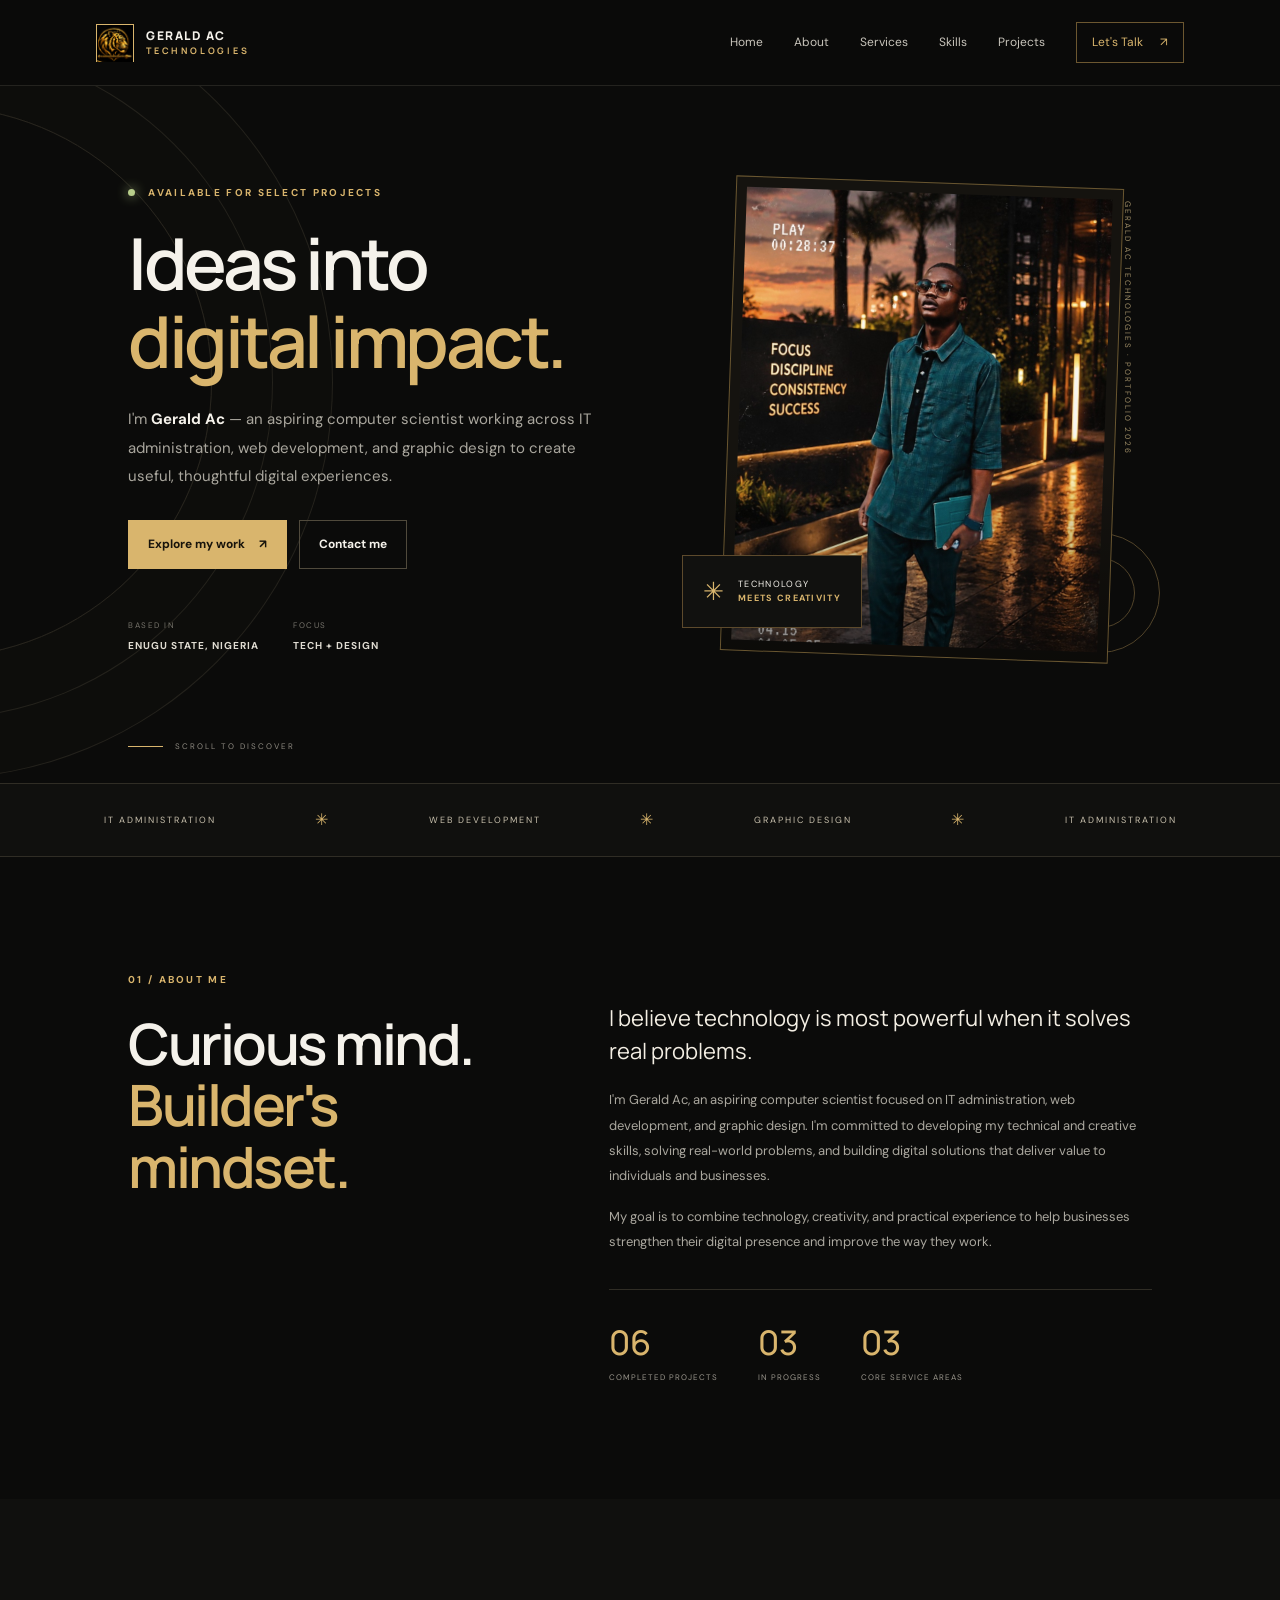
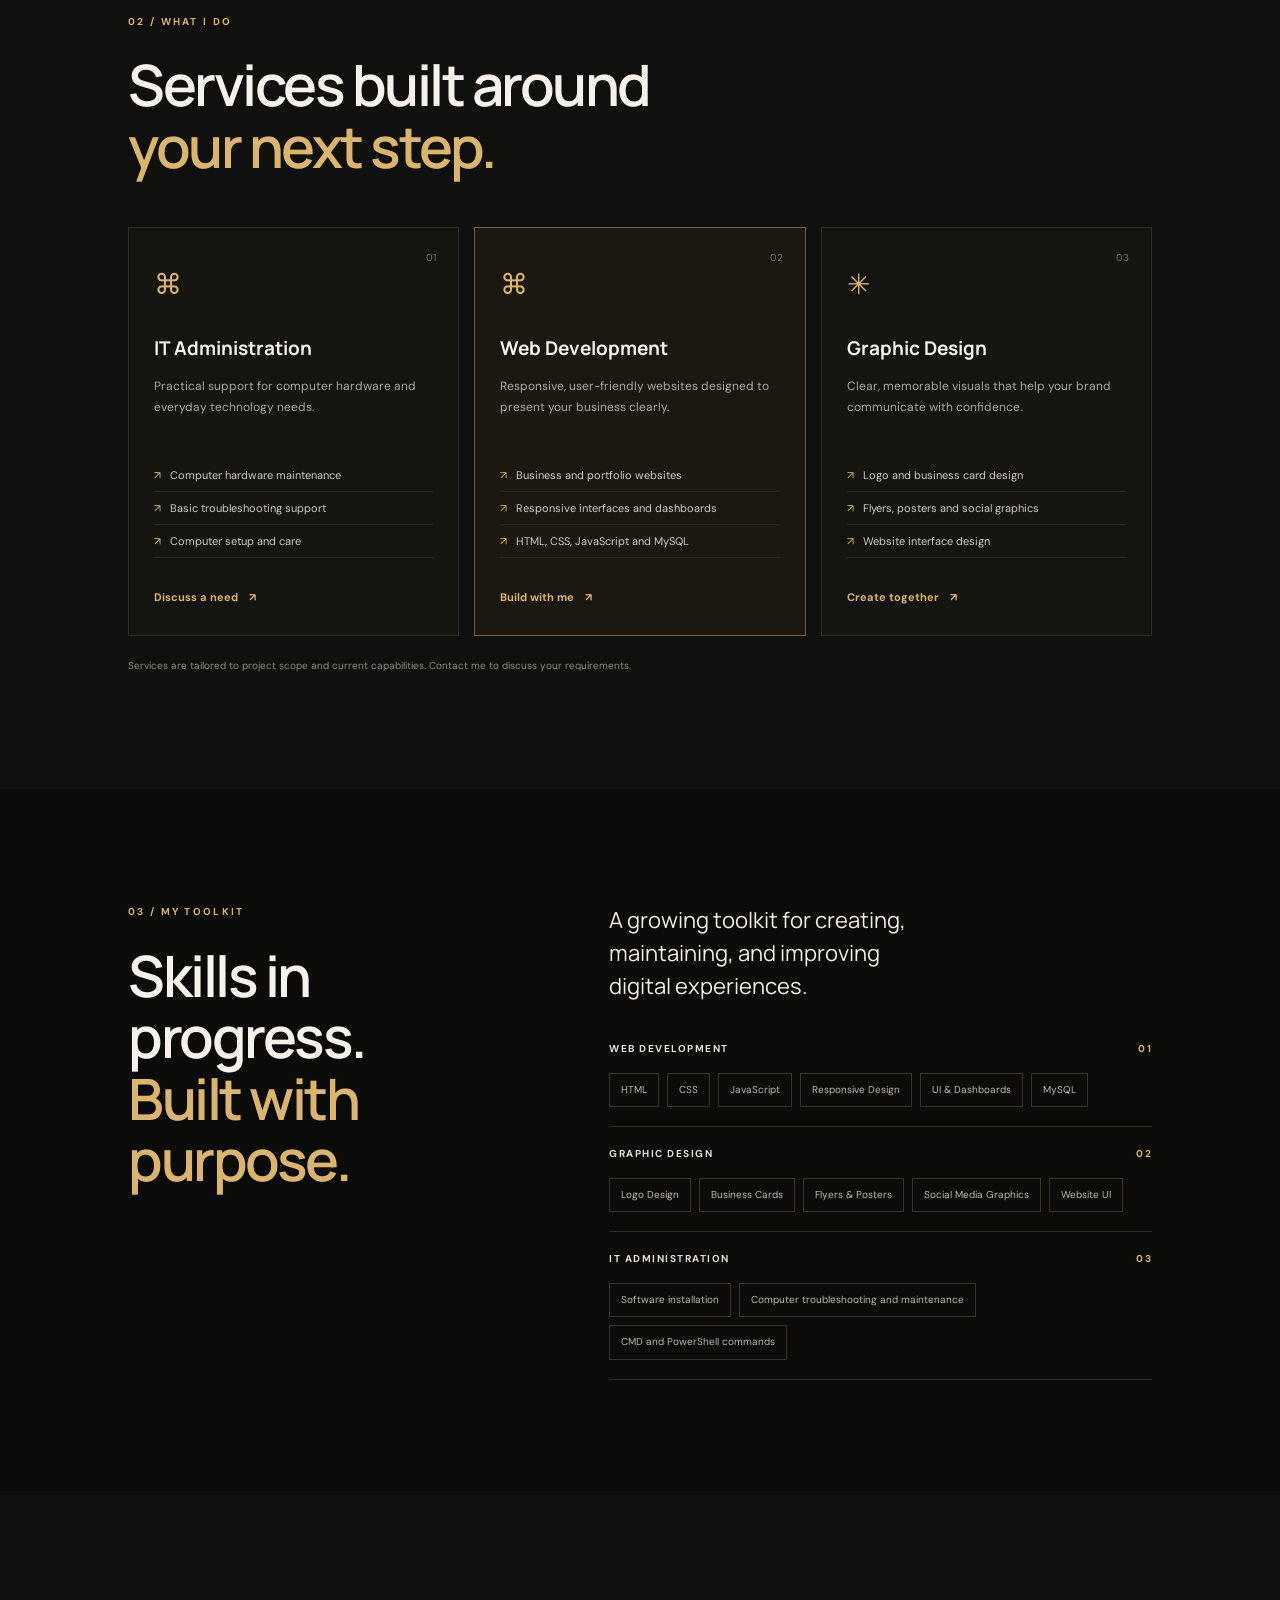
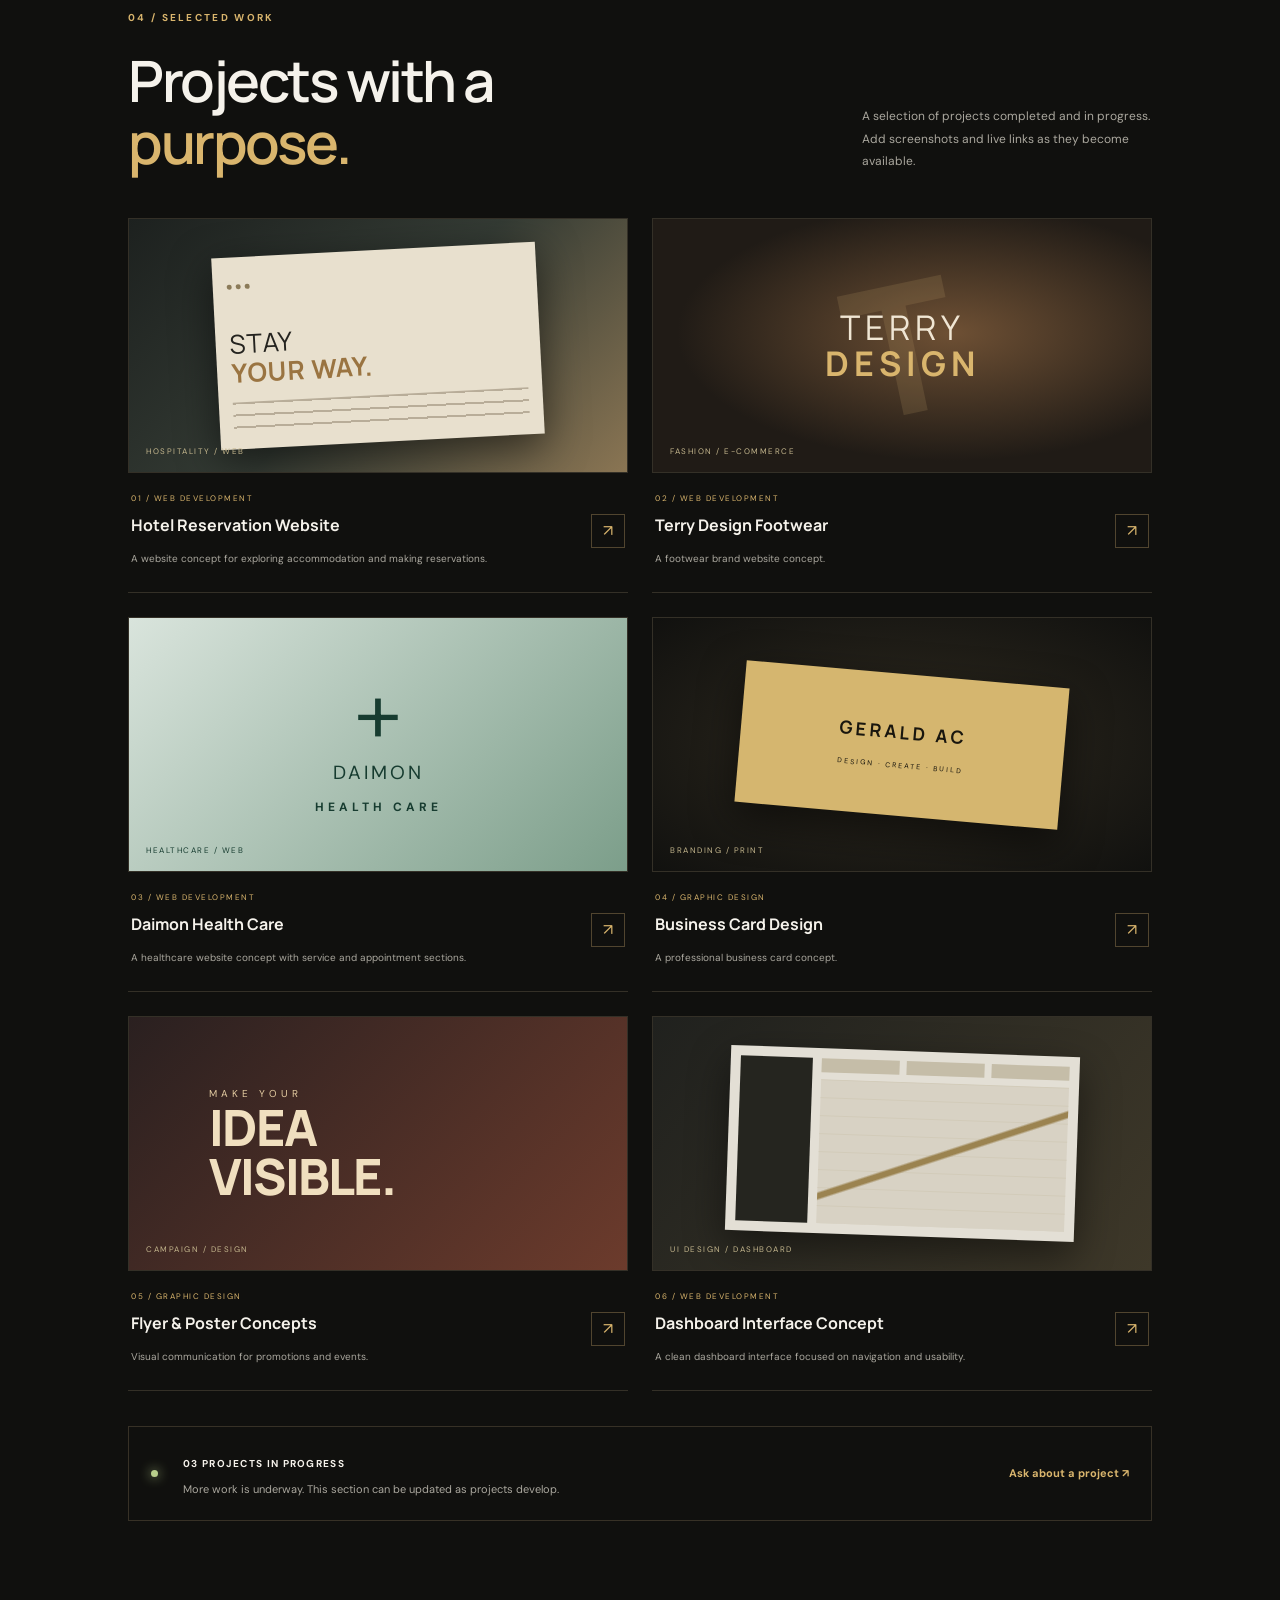
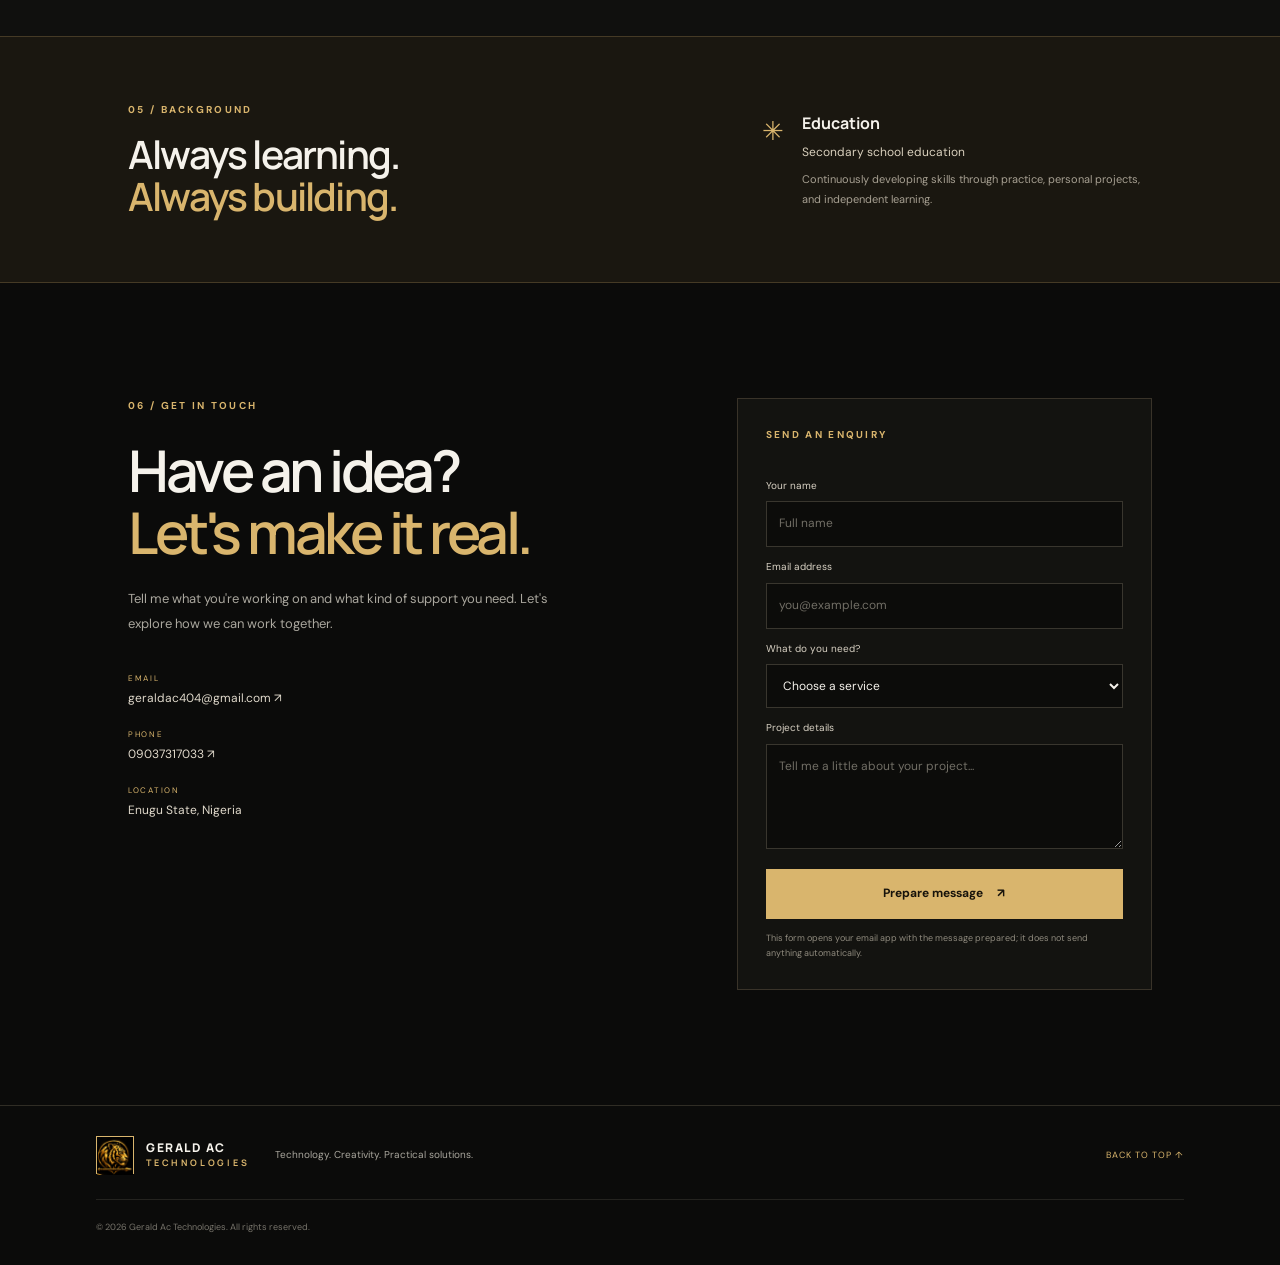
<file: index.html>
<!DOCTYPE html>
<html lang="en">
<head>
  <meta charset="UTF-8">
  <meta name="viewport" content="width=device-width, initial-scale=1.0">
  <meta name="description" content="Gerald Ac Technologies — IT Administration, web development, and graphic design services.">
  <title>Gerald Ac Technologies | Digital Solutions</title>
  <link rel="stylesheet" href="style.css">
</head>
<body>
  <header class="site-header">
    <a class="brand" href="#home" aria-label="Gerald Ac Technologies home"><span class="brand-mark"><img src="assets/file_00000000e36c8246ab70cf45e9da55ff.png" alt="" style="width: 100%;"><span></span></span><span>GERALD AC <b>TECHNOLOGIES</b></span></a>
    <button class="menu-toggle" id="menuToggle" aria-label="Toggle navigation" aria-expanded="false">☰</button>
    <nav id="mainNav" aria-label="Main navigation">
      <a href="#home">Home</a><a href="#about">About</a><a href="#services">Services</a><a href="#skills">Skills</a><a href="#projects">Projects</a><a href="#contact" class="nav-cta">Let's Talk <span>↗</span></a>
    </nav>
  </header>

  <main>
    <section class="hero section" id="home">
      <div class="hero-copy">
        <p class="eyebrow"><span class="status-dot"></span> AVAILABLE FOR SELECT PROJECTS</p>
        <h1>Ideas into<br><span>digital impact.</span></h1>
        <p class="hero-intro">I'm <strong>Gerald Ac</strong> — an aspiring computer scientist working across IT administration, web development, and graphic design to create useful, thoughtful digital experiences.</p>
        <div class="hero-actions">
          <a class="button button-gold" href="#projects">Explore my work <span>↗</span></a>
          <a class="button button-outline" href="#contact">Contact me</a>
        </div>
        <div class="hero-meta"><span>BASED IN <b>ENUGU STATE, NIGERIA</b></span><span>FOCUS <b>TECH + DESIGN</b></span></div>
      </div>
      <div class="hero-visual">
        <div class="portrait-frame"><img src="assets/profile.png" alt="Portrait of Gerald Ac"></div>
        <div class="portrait-tag"><span class="tag-icon">✳</span><span>TECHNOLOGY<br><b>MEETS CREATIVITY</b></span></div>
        <div class="vertical-label">GERALD AC TECHNOLOGIES · PORTFOLIO 2026</div>
        <div class="orbit orbit-one"></div><div class="orbit orbit-two"></div>
      </div>
      <a class="scroll-cue" href="#about"><span></span> SCROLL TO DISCOVER</a>
    </section>

    <section class="intro-strip"><span>IT ADMINISTRATION</span><i>✳</i><span>WEB DEVELOPMENT</span><i>✳</i><span>GRAPHIC DESIGN</span><i>✳</i><span>IT ADMINISTRATION</span></section>

    <section class="section about-section" id="about">
      <div class="section-heading"><p class="eyebrow">01 / ABOUT ME</p><h2>Curious mind.<br><span>Builder's mindset.</span></h2></div>
      <div class="about-content"><p class="lead">I believe technology is most powerful when it solves real problems.</p><p>I'm Gerald Ac, an aspiring computer scientist focused on IT administration, web development, and graphic design. I'm committed to developing my technical and creative skills, solving real-world problems, and building digital solutions that deliver value to individuals and businesses.</p><p>My goal is to combine technology, creativity, and practical experience to help businesses strengthen their digital presence and improve the way they work.</p><div class="about-stats"><div><strong>06</strong><span>COMPLETED PROJECTS</span></div><div><strong>03</strong><span>IN PROGRESS</span></div><div><strong>03</strong><span>CORE SERVICE AREAS</span></div></div></div>
    </section>

    <section class="section services-section" id="services">
      <div class="section-heading"><p class="eyebrow">02 / WHAT I DO</p><h2>Services built around<br><span>your next step.</span></h2></div>
      <div class="service-grid">
        <article class="service-card">
          <div class="service-number">01</div><div class="service-icon">⌘</div><h3>IT Administration</h3><p>Practical support for computer hardware and everyday technology needs.</p><ul><li>Computer hardware maintenance</li><li>Basic troubleshooting support</li><li>Computer setup and care</li></ul><a href="#contact" class="text-link">Discuss a need <span>↗</span></a></article>
        <article class="service-card featured"><div class="service-number">02</div><div class="service-icon">⌘</div><h3>Web Development</h3><p>Responsive, user-friendly websites designed to present your business clearly.</p><ul><li>Business and portfolio websites</li><li>Responsive interfaces and dashboards</li><li>HTML, CSS, JavaScript and MySQL</li></ul><a href="#contact" class="text-link">Build with me <span>↗</span></a></article>
        <article class="service-card"><div class="service-number">03</div><div class="service-icon">✳</div><h3>Graphic Design</h3><p>Clear, memorable visuals that help your brand communicate with confidence.</p><ul><li>Logo and business card design</li><li>Flyers, posters and social graphics</li><li>Website interface design</li></ul><a href="#contact" class="text-link">Create together <span>↗</span></a></article>
      </div>
      <p class="note">Services are tailored to project scope and current capabilities. Contact me to discuss your requirements.</p>
    </section>

    <section class="section skills-section" id="skills">
      <div class="section-heading"><p class="eyebrow">03 / MY TOOLKIT</p><h2>Skills in progress.<br><span>Built with purpose.</span></h2></div>
      <div class="skills-layout"><p class="lead">A growing toolkit for creating, maintaining, and improving digital experiences.</p><div class="skill-groups"><div class="skill-group"><h3>WEB DEVELOPMENT <span>01</span></h3><div class="skill-tags"><span>HTML</span><span>CSS</span><span>JavaScript</span><span>Responsive Design</span><span>UI & Dashboards</span><span>MySQL</span></div></div><div class="skill-group"><h3>GRAPHIC DESIGN <span>02</span></h3><div class="skill-tags"><span>Logo Design</span><span>Business Cards</span><span>Flyers & Posters</span><span>Social Media Graphics</span><span>Website UI</span></div></div><div class="skill-group"><h3>IT ADMINISTRATION <span>03</span></h3><div class="skill-tags"><span>Software installation</span><span>Computer troubleshooting and maintenance</span><span>CMD and PowerShell commands</span></div></div></div></div>
    </section>

    <section class="section projects-section" id="projects">
      <div class="section-heading project-heading"><div><p class="eyebrow">04 / SELECTED WORK</p><h2>Projects with a<br><span>purpose.</span></h2></div><p class="project-subtitle">A selection of projects completed and in progress. Add screenshots and live links as they become available.</p></div>
      <div class="project-grid">
        <article class="project-card project-wide">
          <div class="project-art art-hotel">
            <div class="mock-window"><span></span><span></span><span></span>
              <div class="mock-hotel">STAY<br><b>YOUR WAY.</b></div>
              <div class="mock-lines"></div>
            </div>
              <span class="art-label">HOSPITALITY / WEB</span></div><div class="project-info"><div><p>01 / WEB DEVELOPMENT</p><h3>Hotel Reservation Website</h3><span>A website concept for exploring accommodation and making reservations.</span></div><span class="project-arrow">↗</span>
          </div>
        </article>
        <article class="project-card"><div class="project-art art-footwear">
          <div class="shoe-shape">T</div>
          <span class="art-label">FASHION / E-COMMERCE</span>
          <div class="footwear-title">TERRY<br><b>DESIGN</b></div></div>
          <div class="project-info">
            <div><p>02 / WEB DEVELOPMENT</p><h3>Terry Design Footwear</h3><span>A footwear brand website concept.</span></div>
            <a href="terry_design_full_storefront/index.html" class="project-arrow">↗</a>
          </div>
      </article>
        <article class="project-card"><div class="project-art art-health"><div class="health-cross">+</div><span class="health-name">DAIMON<br><b>HEALTH CARE</b></span><span class="art-label">HEALTHCARE / WEB</span></div><div class="project-info"><div><p>03 / WEB DEVELOPMENT</p><h3>Daimon Health Care</h3><span>A healthcare website concept with service and appointment sections.</span></div><a href="Daimod H/index.html" class="project-arrow">↗</a></div></article>
        <article class="project-card"><div class="project-art art-business"><div class="mini-card"><b>GERALD AC</b><span>DESIGN · CREATE · BUILD</span></div><span class="art-label">BRANDING / PRINT</span></div><div class="project-info"><div><p>04 / GRAPHIC DESIGN</p><h3>Business Card Design</h3><span>A professional business card concept.</span></div><span class="project-arrow">↗</span></div></article>
        <article class="project-card"><div class="project-art art-poster"><span class="poster-small">MAKE YOUR</span><span class="poster-big">IDEA<br>VISIBLE.</span><span class="art-label">CAMPAIGN / DESIGN</span></div><div class="project-info"><div><p>05 / GRAPHIC DESIGN</p><h3>Flyer & Poster Concepts</h3><span>Visual communication for promotions and events.</span></div><span class="project-arrow">↗</span></div></article>
        <article class="project-card project-wide"><div class="project-art art-dashboard"><div class="dash-ui"><div class="dash-sidebar"></div><div class="dash-content"><span></span><span></span><span></span><div class="dash-chart"></div></div></div><span class="art-label">UI DESIGN / DASHBOARD</span></div><div class="project-info"><div><p>06 / WEB DEVELOPMENT</p><h3>Dashboard Interface Concept</h3><span>A clean dashboard interface focused on navigation and usability.</span></div><span class="project-arrow">↗</span></div></article>
      </div>
      <div class="ongoing-banner"><span class="status-dot"></span><div><b>03 PROJECTS IN PROGRESS</b><p>More work is underway. This section can be updated as projects develop.</p></div><a href="#contact" class="text-link">Ask about a project ↗</a></div>
    </section>

    <section class="education-strip"><div><p class="eyebrow">05 / BACKGROUND</p><h2>Always learning.<br><span>Always building.</span></h2></div><div class="education-detail"><span class="education-icon">✳</span><div><h3>Education</h3><p>Secondary school education</p><p class="muted">Continuously developing skills through practice, personal projects, and independent learning.</p></div></div></section>

    <section class="section contact-section" id="contact">
      <div class="contact-copy"><p class="eyebrow">06 / GET IN TOUCH</p><h2>Have an idea?<br><span>Let's make it real.</span></h2><p>Tell me what you're working on and what kind of support you need. Let's explore how we can work together.</p><div class="contact-details"><a href="mailto:geraldac404@gmail.com"><span>EMAIL</span>geraldac404@gmail.com ↗</a><a href="tel:09037317033"><span>PHONE</span>09037317033 ↗</a><div><span>LOCATION</span>Enugu State, Nigeria</div></div></div>
      <form class="contact-form" id="contactForm"><p class="eyebrow">SEND AN ENQUIRY</p><label for="name">Your name</label><input id="name" name="name" type="text" placeholder="Full name" required><label for="email">Email address</label><input id="email" name="email" type="email" placeholder="you@example.com" required><label for="service">What do you need?</label><select id="service" name="service" required><option value="">Choose a service</option><option>IT Administration</option><option>Web Development</option><option>Graphic Design</option><option>Other enquiry</option></select><label for="message">Project details</label><textarea id="message" name="message" rows="4" placeholder="Tell me a little about your project..." required></textarea><button class="button button-gold submit-button" type="submit">Prepare message <span>↗</span></button><p class="form-hint" id="formHint">This form opens your email app with the message prepared; it does not send anything automatically.</p></form>
    </section>
  </main>

  <footer class="site-footer"><a class="brand" href="#home"><span class="brand-mark"><img src="assets/file_00000000e36c8246ab70cf45e9da55ff.png" alt="" style="width: 100%;"></span><span>GERALD AC <b>TECHNOLOGIES</b></span></a><p>Technology. Creativity. Practical solutions.</p><a href="#home" class="back-top">BACK TO TOP ↑</a><small>© <span id="year"></span> Gerald Ac Technologies. All rights reserved.</small></footer>
  <script src="script.js"></script>
</body>
</html>
</file>
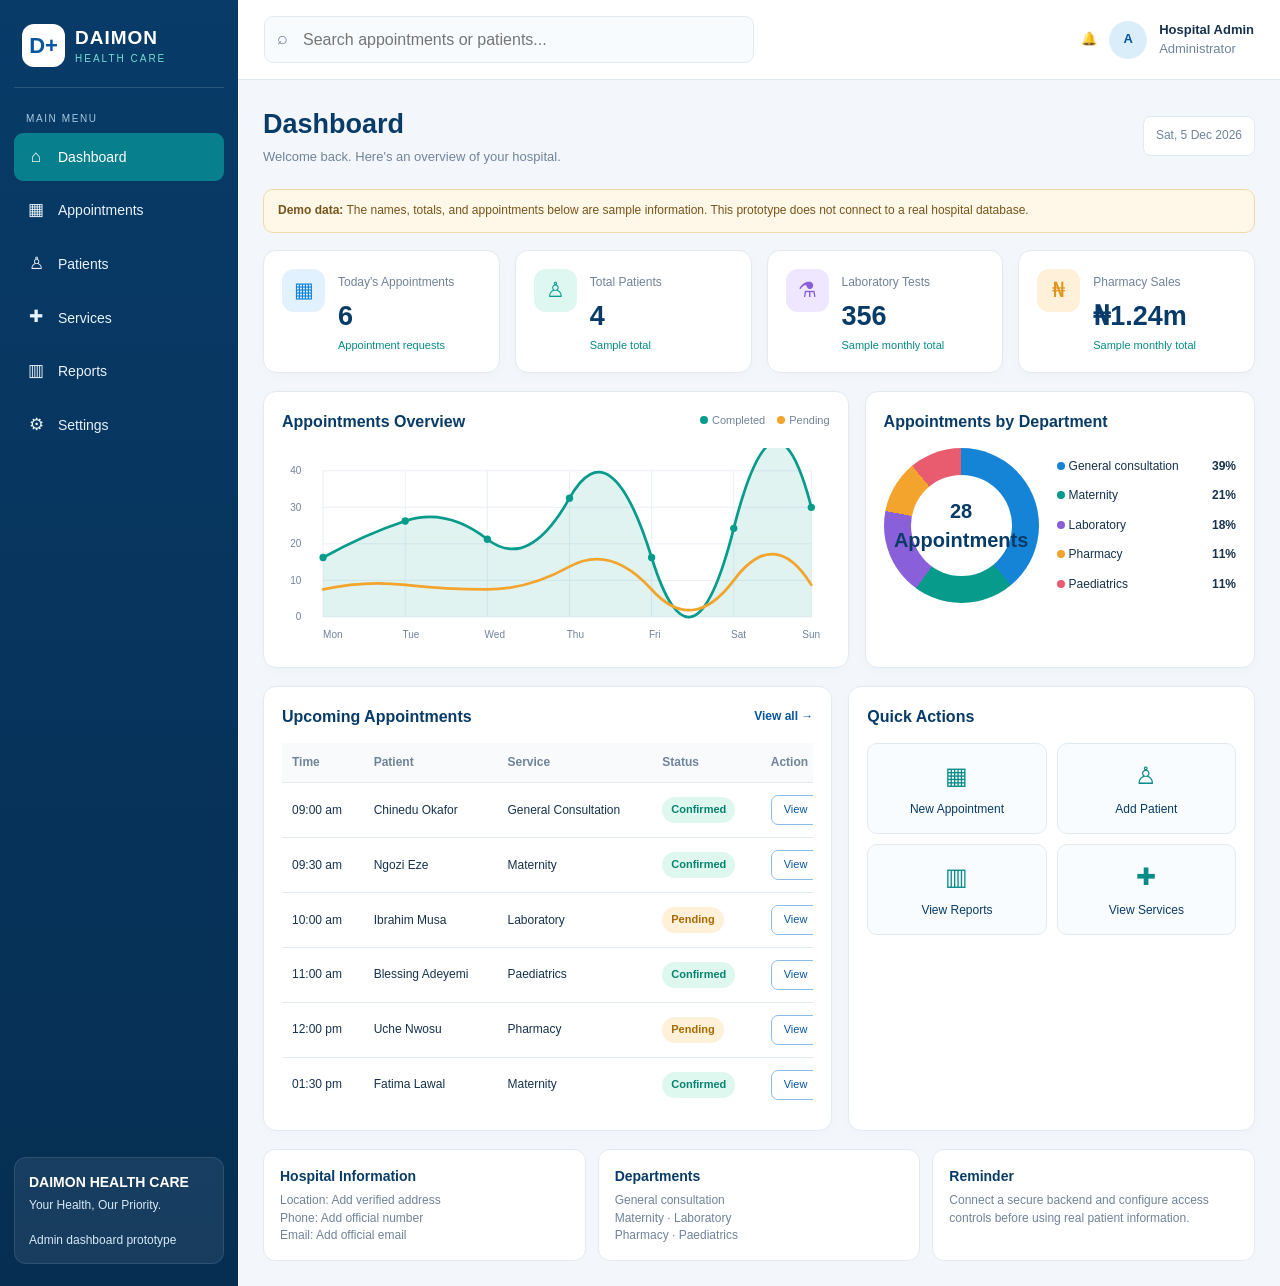
<file: Daimod H/daimon_health_care_dashboard.html>
<!DOCTYPE html>
<html lang="en">
<head>
<meta charset="UTF-8">
<meta name="viewport" content="width=device-width, initial-scale=1.0">
<title>Daimon Health Care | Admin Dashboard</title>
<style>
:root{
  --navy:#083b68;--blue:#0755a0;--teal:#078b87;--mint:#e3f6f2;
  --bg:#f3f7fb;--ink:#17324d;--muted:#718399;--line:#e2eaf1;
  --white:#fff;--orange:#f3a42d;--red:#e95c70;--purple:#8960d9;
}
*{box-sizing:border-box;margin:0;padding:0}
body{font-family:Arial,Helvetica,sans-serif;background:var(--bg);color:var(--ink);line-height:1.45}
button,input,select{font:inherit}
button{cursor:pointer}
a{color:inherit;text-decoration:none}
.layout{min-height:100vh;display:grid;grid-template-columns:238px minmax(0,1fr)}
.sidebar{background:linear-gradient(180deg,#083b68,#062e52);color:#fff;padding:22px 14px;display:flex;flex-direction:column;gap:24px}
.brand{display:flex;align-items:center;gap:10px;padding:2px 8px 20px;border-bottom:1px solid #ffffff25}
.brand-mark{height:43px;width:43px;border-radius:12px;background:#fff;color:var(--blue);display:grid;place-items:center;font-size:22px;font-weight:800}
.brand h1{font-size:19px;letter-spacing:1px}.brand small{display:block;color:#72ded1;letter-spacing:2px;font-size:10px}
.nav-label{font-size:10px;letter-spacing:1.6px;color:#a8c7df;padding:0 12px 6px}
.nav{display:grid;gap:5px}
.nav button{border:0;background:transparent;color:#e8f2fa;text-align:left;padding:12px;border-radius:9px;display:flex;align-items:center;gap:12px;font-size:14px}
.nav button:hover,.nav button.active{background:#087f8c;color:white}
.nav .ico{width:20px;text-align:center;font-size:17px}
.sidebar-note{margin-top:auto;background:#ffffff12;border:1px solid #ffffff1a;border-radius:12px;padding:14px;font-size:12px;color:#d6e8f5}
.sidebar-note strong{display:block;font-size:14px;margin-bottom:5px;color:white}
.main{min-width:0}
.topbar{background:white;border-bottom:1px solid var(--line);padding:16px 26px;display:flex;align-items:center;gap:18px;justify-content:space-between;position:sticky;top:0;z-index:3}
.search{max-width:490px;flex:1;position:relative}
.search input{width:100%;border:1px solid var(--line);border-radius:9px;padding:11px 14px 11px 38px;background:#f8fbfd;outline-color:var(--teal)}
.search span{position:absolute;left:13px;top:9px;color:var(--muted);font-size:18px}
.top-actions{display:flex;align-items:center;gap:12px;font-size:13px}
.avatar{height:38px;width:38px;border-radius:50%;display:grid;place-items:center;background:#d9eef8;color:var(--blue);font-weight:800}
.content{padding:25px;max-width:1600px;margin:auto}
.page-head{display:flex;justify-content:space-between;align-items:center;gap:14px;flex-wrap:wrap;margin-bottom:22px}
.page-head h2{font-size:27px;color:var(--navy)}
.page-head p{font-size:13px;color:var(--muted);margin-top:4px}
.date-chip{font-size:12px;color:var(--muted);background:white;border:1px solid var(--line);padding:10px 12px;border-radius:8px}
.metrics{display:grid;grid-template-columns:repeat(4,minmax(0,1fr));gap:15px;margin-bottom:18px}
.metric,.panel{background:white;border:1px solid var(--line);border-radius:13px;box-shadow:0 3px 12px #17324d05}
.metric{padding:18px;display:flex;gap:13px;align-items:flex-start}
.metric-icon{width:43px;height:43px;flex-shrink:0;border-radius:12px;display:grid;place-items:center;font-size:21px}
.c-blue{background:#e2f1ff;color:#1684d6}.c-teal{background:#def7f0;color:#079b8b}.c-purple{background:#eee7ff;color:var(--purple)}.c-orange{background:#fff0d9;color:#df941c}
.metric small{color:var(--muted);font-size:12px}.metric h3{font-size:27px;color:var(--navy);margin:5px 0 2px}.trend{font-size:11px;color:var(--teal)}
.grid-two{display:grid;grid-template-columns:minmax(0,1.5fr) minmax(280px,1fr);gap:16px;margin-bottom:18px}
.panel{padding:18px;min-width:0}
.panel-head{display:flex;align-items:center;justify-content:space-between;gap:12px;margin-bottom:15px}
.panel-head h3{font-size:16px;color:var(--navy)}
.panel-head button{background:transparent;border:0;color:var(--blue);font-size:12px;font-weight:700}
.legend{display:flex;gap:12px;flex-wrap:wrap;font-size:11px;color:var(--muted)}
.dot{display:inline-block;width:8px;height:8px;border-radius:50%;margin-right:4px}
.chart-wrap{width:100%;overflow:hidden}
.chart{width:100%;height:auto;display:block}
.dept-layout{display:flex;align-items:center;gap:18px;flex-wrap:wrap}
.donut{width:155px;height:155px;border-radius:50%;background:conic-gradient(#1684d6 0 39%,#079b8b 39% 60%,#8960d9 60% 78%,#f3a42d 78% 89%,#e95c70 89% 100%);position:relative;flex-shrink:0}
.donut:after{content:"28\A Appointments";white-space:pre;position:absolute;inset:27px;border-radius:50%;background:white;display:grid;place-content:center;text-align:center;font-weight:700;color:var(--navy);font-size:20px}
.dept-legend{flex:1;min-width:145px;display:grid;gap:12px;font-size:12px}
.dept-row{display:flex;justify-content:space-between;gap:8px}.dept-row span:first-child{white-space:nowrap}
.table-wrap{overflow-x:auto}
table{border-collapse:collapse;width:100%;font-size:12px;min-width:560px}
th{text-align:left;color:var(--muted);background:#f8fafc;font-weight:600;padding:11px 10px}
td{padding:12px 10px;border-top:1px solid var(--line)}
.status{display:inline-block;padding:5px 9px;border-radius:20px;font-size:11px;font-weight:700}
.confirmed{background:#def7ef;color:#07846e}.pending{background:#fff1d9;color:#a86a00}.cancelled{background:#ffe4e8;color:#bd4053}
.small-btn{border:1px solid #8bbde9;color:var(--blue);background:white;border-radius:7px;padding:6px 12px;font-size:11px}
.small-btn:hover{background:#eef7ff}
.lower-grid{display:grid;grid-template-columns:minmax(0,1.4fr) minmax(250px,1fr);gap:16px;margin-bottom:18px}
.quick-grid{display:grid;grid-template-columns:repeat(2,minmax(0,1fr));gap:10px}
.quick{border:1px solid var(--line);background:#f9fcfe;border-radius:10px;padding:15px 10px;text-align:center;color:var(--navy);font-size:12px}
.quick span{display:block;font-size:24px;color:var(--teal);margin-bottom:7px}
.quick:hover{border-color:var(--teal);background:#effaf8}
.info-grid{display:grid;grid-template-columns:repeat(3,minmax(0,1fr));gap:12px}
.info-card{background:white;border:1px solid var(--line);border-radius:12px;padding:16px;font-size:12px;color:var(--muted)}
.info-card strong{display:block;font-size:14px;color:var(--navy);margin-bottom:6px}
.page-section{display:none}.page-section.active{display:block}
.notice{background:#fff7e8;border:1px solid #f2d8a8;color:#77541b;border-radius:10px;padding:12px 14px;font-size:12px;margin-bottom:17px}
.primary{background:var(--teal);border:0;color:white;padding:10px 14px;border-radius:8px;font-weight:700;font-size:13px}
.primary:hover{background:var(--blue)}
.form-grid{display:grid;grid-template-columns:repeat(2,minmax(0,1fr));gap:14px}
.field label{display:block;font-size:12px;font-weight:700;margin-bottom:6px}
.field input,.field select{width:100%;padding:11px;border:1px solid var(--line);border-radius:8px;background:white;outline-color:var(--teal)}
.form-actions{display:flex;gap:10px;margin-top:17px;flex-wrap:wrap}
.empty{padding:25px;text-align:center;color:var(--muted);font-size:13px}
.toast{position:fixed;bottom:20px;right:20px;background:#083b68;color:white;border-radius:9px;padding:13px 17px;box-shadow:0 8px 25px #0002;z-index:10;font-size:13px;display:none;max-width:340px}
.mobile-menu{display:none;border:0;background:white;font-size:22px;color:var(--navy)}
@media(max-width:1100px){.metrics{grid-template-columns:repeat(2,minmax(0,1fr))}.grid-two,.lower-grid{grid-template-columns:1fr}}
@media(max-width:720px){
 .layout{grid-template-columns:1fr}.sidebar{display:none}.sidebar.open{display:flex;position:fixed;inset:0 auto 0 0;width:250px;z-index:5;overflow:auto}
 .topbar{padding:12px 15px}.mobile-menu{display:block}.top-actions .user-label{display:none}.content{padding:16px}
 .page-head h2{font-size:23px}.metrics{gap:10px}.metric{padding:13px;gap:9px}.metric h3{font-size:22px}.metric-icon{width:36px;height:36px}
 .form-grid,.info-grid{grid-template-columns:1fr}.dept-layout{justify-content:center}
}
@media(max-width:390px){.metrics{grid-template-columns:1fr}.search input{font-size:12px}.topbar{gap:9px}}
</style>
</head>
<body>
<div class="layout">
  <aside class="sidebar" id="sidebar">
    <div class="brand">
      <div class="brand-mark">D+</div>
      <div><h1>DAIMON</h1><small>HEALTH CARE</small></div>
    </div>
    <div>
      <div class="nav-label">MAIN MENU</div>
      <nav class="nav" aria-label="Main navigation">
        <button class="active" data-page="dashboard"><span class="ico">⌂</span>Dashboard</button>
        <button data-page="appointments"><span class="ico">▦</span>Appointments</button>
        <button data-page="patients"><span class="ico">♙</span>Patients</button>
        <button data-page="services"><span class="ico">✚</span>Services</button>
        <button data-page="reports"><span class="ico">▥</span>Reports</button>
        <button data-page="settings"><span class="ico">⚙</span>Settings</button>
      </nav>
    </div>
    <div class="sidebar-note"><strong>DAIMON HEALTH CARE</strong>Your Health, Our Priority.<br><br>Admin dashboard prototype</div>
  </aside>

  <main class="main">
    <header class="topbar">
      <button class="mobile-menu" id="menuToggle" aria-label="Toggle navigation">☰</button>
      <div class="search"><span>⌕</span><input id="globalSearch" type="search" placeholder="Search appointments or patients..." aria-label="Search"></div>
      <div class="top-actions"><span>🔔</span><div class="avatar">A</div><div class="user-label"><strong>Hospital Admin</strong><br><span style="color:var(--muted)">Administrator</span></div></div>
    </header>

    <div class="content">
      <section class="page-section active" id="page-dashboard">
        <div class="page-head"><div><h2>Dashboard</h2><p>Welcome back. Here's an overview of your hospital.</p></div><div class="date-chip" id="todayLabel">Today</div></div>
        <div class="notice"><strong>Demo data:</strong> The names, totals, and appointments below are sample information. This prototype does not connect to a real hospital database.</div>
        <div class="metrics">
          <article class="metric"><div class="metric-icon c-blue">▦</div><div><small>Today's Appointments</small><h3 id="metricAppointments">28</h3><div class="trend">Appointment requests</div></div></article>
          <article class="metric"><div class="metric-icon c-teal">♙</div><div><small>Total Patients</small><h3 id="metricPatients">842</h3><div class="trend">Sample total</div></div></article>
          <article class="metric"><div class="metric-icon c-purple">⚗</div><div><small>Laboratory Tests</small><h3>356</h3><div class="trend">Sample monthly total</div></div></article>
          <article class="metric"><div class="metric-icon c-orange">₦</div><div><small>Pharmacy Sales</small><h3>₦1.24m</h3><div class="trend">Sample monthly total</div></div></article>
        </div>
        <div class="grid-two">
          <article class="panel">
            <div class="panel-head"><h3>Appointments Overview</h3><div class="legend"><span><i class="dot" style="background:#079b8b"></i>Completed</span><span><i class="dot" style="background:#f3a42d"></i>Pending</span></div></div>
            <div class="chart-wrap">
              <svg class="chart" viewBox="0 0 600 220" role="img" aria-label="Illustrative weekly appointments chart">
                <g stroke="#e8eef4" stroke-width="1"><path d="M45 25H580M45 65H580M45 105H580M45 145H580M45 185H580"/><path d="M45 25V185M135 25V185M225 25V185M315 25V185M405 25V185M495 25V185M580 25V185"/></g>
                <g fill="#718399" font-size="11"><text x="15" y="189">0</text><text x="9" y="149">10</text><text x="9" y="109">20</text><text x="9" y="69">30</text><text x="9" y="29">40</text><text x="45" y="208">Mon</text><text x="132" y="208">Tue</text><text x="222" y="208">Wed</text><text x="312" y="208">Thu</text><text x="402" y="208">Fri</text><text x="492" y="208">Sat</text><text x="570" y="208">Sun</text></g>
                <path d="M45 120 Q90 95 135 80 T225 100 T315 55 T405 120 T495 88 T580 65 L580 185 L45 185Z" fill="#079b8b" opacity=".12"/>
                <path d="M45 120 Q90 95 135 80 T225 100 T315 55 T405 120 T495 88 T580 65" fill="none" stroke="#079b8b" stroke-width="3" stroke-linecap="round"/>
                <path d="M45 155 Q90 145 135 150 T225 155 T315 130 T405 155 T495 145 T580 150" fill="none" stroke="#f3a42d" stroke-width="3" stroke-linecap="round"/>
                <g fill="#079b8b"><circle cx="45" cy="120" r="4"/><circle cx="135" cy="80" r="4"/><circle cx="225" cy="100" r="4"/><circle cx="315" cy="55" r="4"/><circle cx="405" cy="120" r="4"/><circle cx="495" cy="88" r="4"/><circle cx="580" cy="65" r="4"/></g>
              </svg>
            </div>
          </article>
          <article class="panel">
            <div class="panel-head"><h3>Appointments by Department</h3></div>
            <div class="dept-layout"><div class="donut" aria-label="Illustrative department distribution"></div><div class="dept-legend">
              <div class="dept-row"><span><i class="dot" style="background:#1684d6"></i>General consultation</span><strong>39%</strong></div>
              <div class="dept-row"><span><i class="dot" style="background:#079b8b"></i>Maternity</span><strong>21%</strong></div>
              <div class="dept-row"><span><i class="dot" style="background:#8960d9"></i>Laboratory</span><strong>18%</strong></div>
              <div class="dept-row"><span><i class="dot" style="background:#f3a42d"></i>Pharmacy</span><strong>11%</strong></div>
              <div class="dept-row"><span><i class="dot" style="background:#e95c70"></i>Paediatrics</span><strong>11%</strong></div>
            </div></div>
          </article>
        </div>
        <div class="lower-grid">
          <article class="panel">
            <div class="panel-head"><h3>Upcoming Appointments</h3><button data-goto="appointments">View all →</button></div>
            <div class="table-wrap"><table><thead><tr><th>Time</th><th>Patient</th><th>Service</th><th>Status</th><th>Action</th></tr></thead><tbody id="dashboardAppointments"></tbody></table></div>
          </article>
          <article class="panel">
            <div class="panel-head"><h3>Quick Actions</h3></div>
            <div class="quick-grid">
              <button class="quick" data-goto="appointments"><span>▦</span>New Appointment</button>
              <button class="quick" id="addPatientQuick"><span>♙</span>Add Patient</button>
              <button class="quick" data-goto="reports"><span>▥</span>View Reports</button>
              <button class="quick" data-goto="services"><span>✚</span>View Services</button>
            </div>
          </article>
        </div>
        <div class="info-grid">
          <div class="info-card"><strong>Hospital Information</strong><div>Location: Add verified address</div><div>Phone: Add official number</div><div>Email: Add official email</div></div>
          <div class="info-card"><strong>Departments</strong><div>General consultation</div><div>Maternity · Laboratory</div><div>Pharmacy · Paediatrics</div></div>
          <div class="info-card"><strong>Reminder</strong><div>Connect a secure backend and configure access controls before using real patient information.</div></div>
        </div>
      </section>

      <section class="page-section" id="page-appointments">
        <div class="page-head"><div><h2>Appointments</h2><p>Review and manage demo appointment requests.</p></div><button class="primary" id="newAppointmentBtn">+ New appointment</button></div>
        <div class="panel" id="appointmentFormPanel" hidden style="margin-bottom:16px">
          <div class="panel-head"><h3>Create appointment (demo)</h3><button id="closeAppointmentForm">Close ✕</button></div>
          <form id="appointmentForm">
            <div class="form-grid">
              <div class="field"><label for="patientName">Patient name *</label><input id="patientName" required maxlength="100"></div>
              <div class="field"><label for="patientPhone">Phone number *</label><input id="patientPhone" required type="tel" maxlength="30"></div>
              <div class="field"><label for="patientService">Service *</label><select id="patientService" required><option value="">Choose service</option><option>General Consultation</option><option>Maternity</option><option>Laboratory</option><option>Pharmacy</option><option>Paediatrics</option></select></div>
              <div class="field"><label for="patientDate">Date *</label><input id="patientDate" type="date" required></div>
              <div class="field"><label for="patientTime">Time *</label><input id="patientTime" type="time" required></div>
            </div>
            <div class="form-actions"><button class="primary" type="submit">Add demo appointment</button><button type="reset" class="small-btn">Clear</button></div>
          </form>
        </div>
        <article class="panel"><div class="panel-head"><h3>Appointment register</h3><span class="date-chip" id="appointmentCount">0 records</span></div><div class="table-wrap"><table><thead><tr><th>Date</th><th>Time</th><th>Patient</th><th>Phone</th><th>Service</th><th>Status</th><th>Action</th></tr></thead><tbody id="appointmentsTable"></tbody></table></div><div class="empty" id="appointmentEmpty" hidden>No appointments match your search.</div></article>
      </section>

      <section class="page-section" id="page-patients">
        <div class="page-head"><div><h2>Patients</h2><p>Sample patient list for the dashboard prototype.</p></div><button class="primary" id="addPatientBtn">+ Add patient</button></div>
        <div class="notice">Use fictional data only in this prototype. Real patient records require secure storage, authorised access, and appropriate privacy protections.</div>
        <article class="panel"><div class="panel-head"><h3>Patient directory</h3><span class="date-chip">Sample records</span></div><div class="table-wrap"><table><thead><tr><th>Patient ID</th><th>Patient name</th><th>Phone</th><th>Last service</th><th>Record</th></tr></thead><tbody id="patientsTable"></tbody></table></div></article>
      </section>

      <section class="page-section" id="page-services">
        <div class="page-head"><div><h2>Services</h2><p>Departments offered by Daimon Health Care.</p></div></div>
        <div class="info-grid">
          <div class="info-card"><strong>✚ General Consultation</strong>Medical consultations and assessments.</div>
          <div class="info-card"><strong>♡ Maternity</strong>Maternal healthcare services.</div>
          <div class="info-card"><strong>⚗ Laboratory</strong>Laboratory testing services.</div>
          <div class="info-card"><strong>✚ Pharmacy</strong>Pharmacy and medication support.</div>
          <div class="info-card"><strong>♡ Paediatrics</strong>Healthcare services for children.</div>
        </div>
      </section>

      <section class="page-section" id="page-reports">
        <div class="page-head"><div><h2>Reports</h2><p>Basic summary of the current demo data.</p></div><button class="primary" id="exportBtn">Export appointments CSV</button></div>
        <div class="metrics">
          <article class="metric"><div class="metric-icon c-blue">▦</div><div><small>Appointments in demo</small><h3 id="reportTotal">0</h3></div></article>
          <article class="metric"><div class="metric-icon c-teal">✓</div><div><small>Confirmed</small><h3 id="reportConfirmed">0</h3></div></article>
          <article class="metric"><div class="metric-icon c-orange">◷</div><div><small>Pending</small><h3 id="reportPending">0</h3></div></article>
          <article class="metric"><div class="metric-icon c-purple">♙</div><div><small>Sample patients</small><h3 id="reportPatients">4</h3></div></article>
        </div>
        <article class="panel"><h3 style="color:var(--navy);margin-bottom:10px">About these reports</h3><p style="font-size:13px;color:var(--muted)">These figures are calculated from the sample records in this browser session. They are not real clinical or financial reports.</p></article>
      </section>

      <section class="page-section" id="page-settings">
        <div class="page-head"><div><h2>Settings</h2><p>Basic branding and contact details for this mock-up.</p></div></div>
        <article class="panel">
          <div class="panel-head"><h3>Hospital details</h3></div>
          <form id="settingsForm">
            <div class="form-grid">
              <div class="field"><label for="hospitalName">Hospital name</label><input id="hospitalName" value="Daimon Health Care" required></div>
              <div class="field"><label for="hospitalTagline">Tagline</label><input id="hospitalTagline" value="Your Health, Our Priority"></div>
              <div class="field"><label for="hospitalPhone">Official phone</label><input id="hospitalPhone" placeholder="Enter official phone number"></div>
              <div class="field"><label for="hospitalEmail">Official email</label><input id="hospitalEmail" type="email" placeholder="Enter official email"></div>
              <div class="field"><label for="hospitalLocation">Hospital location</label><input id="hospitalLocation" placeholder="Enter town/city and address"></div>
              <div class="field"><label for="hospitalHours">Opening hours</label><input id="hospitalHours" placeholder="Enter verified opening hours"></div>
            </div>
            <div class="form-actions"><button class="primary" type="submit">Preview saved settings</button></div>
            <p id="settingsMessage" role="status" style="margin-top:12px;font-size:13px;color:var(--teal)"></p>
          </form>
        </article>
        <div class="notice" style="margin-top:16px">Settings are only held in this page session; no database or staff login is configured.</div>
      </section>
    </div>
  </main>
</div>
<div class="toast" id="toast" role="status" aria-live="polite"></div>
<script>
(function(){
  const $ = id => document.getElementById(id);
  const today = new Date();
  const dateFmt = new Intl.DateTimeFormat('en-NG',{weekday:'short',day:'numeric',month:'short',year:'numeric'});
  $('todayLabel').textContent = dateFmt.format(today);
  const isoToday = [today.getFullYear(),String(today.getMonth()+1).padStart(2,'0'),String(today.getDate()).padStart(2,'0')].join('-');
  $('patientDate').min = isoToday;

  let appointments = [
    {id:1,date:isoToday,time:'09:00',name:'Chinedu Okafor',phone:'0800 000 0001',service:'General Consultation',status:'Confirmed'},
    {id:2,date:isoToday,time:'09:30',name:'Ngozi Eze',phone:'0800 000 0002',service:'Maternity',status:'Confirmed'},
    {id:3,date:isoToday,time:'10:00',name:'Ibrahim Musa',phone:'0800 000 0003',service:'Laboratory',status:'Pending'},
    {id:4,date:isoToday,time:'11:00',name:'Blessing Adeyemi',phone:'0800 000 0004',service:'Paediatrics',status:'Confirmed'},
    {id:5,date:isoToday,time:'12:00',name:'Uche Nwosu',phone:'0800 000 0005',service:'Pharmacy',status:'Pending'},
    {id:6,date:isoToday,time:'13:30',name:'Fatima Lawal',phone:'0800 000 0006',service:'Maternity',status:'Confirmed'}
  ];
  let patients = [
    {id:'DHC-001',name:'Amaka Johnson',phone:'0800 000 0011',service:'General Consultation'},
    {id:'DHC-002',name:'Samuel Adebayo',phone:'0800 000 0012',service:'Maternity'},
    {id:'DHC-003',name:'Zainab Mohammed',phone:'0800 000 0013',service:'Paediatrics'},
    {id:'DHC-004',name:'Emeka Okeke',phone:'0800 000 0014',service:'Laboratory'}
  ];
  let nextId=7;
  let query='';
  function escapeHtml(s){return String(s).replace(/[&<>"']/g,c=>({'&':'&amp;','<':'&lt;','>':'&gt;','"':'&quot;',"'":'&#39;'}[c]));}
  function showToast(message){const t=$('toast');t.textContent=message;t.style.display='block';clearTimeout(showToast.timer);showToast.timer=setTimeout(()=>t.style.display='none',3500);}
  function prettyDate(s){if(!s)return '';const [y,m,d]=s.split('-').map(Number);return new Date(y,m-1,d).toLocaleDateString('en-NG',{day:'2-digit',month:'short',year:'numeric'});}
  function prettyTime(s){if(!s)return '';const [h,m]=s.split(':').map(Number);return new Date(2000,0,1,h,m).toLocaleTimeString('en-NG',{hour:'2-digit',minute:'2-digit',hour12:true});}
  function statusBadge(s){const cl=s==='Confirmed'?'confirmed':s==='Pending'?'pending':'cancelled';return `<span class="status ${cl}">${escapeHtml(s)}</span>`;}
  function render(){
    const filtered=appointments.filter(a=>(a.name+' '+a.phone+' '+a.service+' '+a.status+' '+a.date).toLowerCase().includes(query));
    $('appointmentsTable').innerHTML=filtered.map(a=>`<tr><td>${prettyDate(a.date)}</td><td>${prettyTime(a.time)}</td><td>${escapeHtml(a.name)}</td><td>${escapeHtml(a.phone)}</td><td>${escapeHtml(a.service)}</td><td>${statusBadge(a.status)}</td><td>${a.status==='Pending'?`<button class="small-btn" data-confirm="${a.id}">Confirm</button>`:`<button class="small-btn" data-view="${a.id}">View</button>`}</td></tr>`).join('');
    $('appointmentEmpty').hidden=filtered.length!==0;
    $('appointmentCount').textContent=filtered.length+' record'+(filtered.length===1?'':'s');
    $('dashboardAppointments').innerHTML=filtered.slice(0,6).map(a=>`<tr><td>${prettyTime(a.time)}</td><td>${escapeHtml(a.name)}</td><td>${escapeHtml(a.service)}</td><td>${statusBadge(a.status)}</td><td><button class="small-btn" data-view="${a.id}">View</button></td></tr>`).join('');
    $('patientsTable').innerHTML=patients.filter(p=>(p.name+' '+p.phone+' '+p.service+' '+p.id).toLowerCase().includes(query)).map(p=>`<tr><td>${escapeHtml(p.id)}</td><td>${escapeHtml(p.name)}</td><td>${escapeHtml(p.phone)}</td><td>${escapeHtml(p.service)}</td><td><button class="small-btn" data-patient="${p.id}">View</button></td></tr>`).join('');
    $('metricAppointments').textContent=appointments.filter(a=>a.date===isoToday).length;
    $('metricPatients').textContent=patients.length;
    $('reportTotal').textContent=appointments.length;
    $('reportConfirmed').textContent=appointments.filter(a=>a.status==='Confirmed').length;
    $('reportPending').textContent=appointments.filter(a=>a.status==='Pending').length;
    $('reportPatients').textContent=patients.length;
  }
  function go(page){
    document.querySelectorAll('.page-section').forEach(s=>s.classList.toggle('active',s.id==='page-'+page));
    document.querySelectorAll('.nav button[data-page]').forEach(b=>b.classList.toggle('active',b.dataset.page===page));
    $('sidebar').classList.remove('open');
    window.scrollTo({top:0,behavior:'smooth'});
  }
  document.querySelectorAll('[data-page]').forEach(b=>b.addEventListener('click',()=>go(b.dataset.page)));
  document.querySelectorAll('[data-goto]').forEach(b=>b.addEventListener('click',()=>go(b.dataset.goto)));
  $('menuToggle').addEventListener('click',()=>$('sidebar').classList.toggle('open'));
  $('globalSearch').addEventListener('input',e=>{query=e.target.value.trim().toLowerCase();render();});
  $('newAppointmentBtn').addEventListener('click',()=>{$('appointmentFormPanel').hidden=false;$('patientName').focus();});
  $('closeAppointmentForm').addEventListener('click',()=>$('appointmentFormPanel').hidden=true);
  $('appointmentForm').addEventListener('submit',e=>{
    e.preventDefault();
    const name=$('patientName').value.trim(),phone=$('patientPhone').value.trim(),service=$('patientService').value,date=$('patientDate').value,time=$('patientTime').value;
    if(!name||!phone||!service||!date||!time){showToast('Please complete all required fields.');return;}
    if(date<isoToday){showToast('Choose today or a future date.');return;}
    const clash=appointments.some(a=>a.date===date&&a.time===time&&a.status!=='Cancelled');
    if(clash){showToast('That time already has a demo booking. Choose another time.');return;}
    appointments.push({id:nextId++,date,time,name,phone,service,status:'Pending'});
    if(!patients.some(p=>p.phone===phone))patients.push({id:'DHC-'+String(patients.length+1).padStart(3,'0'),name,phone,service});
    $('appointmentForm').reset();$('patientDate').min=isoToday;$('appointmentFormPanel').hidden=true;render();showToast('Demo appointment added. It has not been sent to a real system.');
  });
  document.body.addEventListener('click',e=>{
    const c=e.target.closest('[data-confirm]');
    const v=e.target.closest('[data-view]');
    const p=e.target.closest('[data-patient]');
    if(c){const a=appointments.find(x=>x.id===Number(c.dataset.confirm));if(a){a.status='Confirmed';render();showToast('Demo appointment marked confirmed. No patient notification was sent.');}}
    if(v){const a=appointments.find(x=>x.id===Number(v.dataset.view));if(a)showToast(`${a.name} · ${a.service} · ${prettyDate(a.date)} ${prettyTime(a.time)} · ${a.status}`);}
    if(p){const person=patients.find(x=>x.id===p.dataset.patient);if(person)showToast(`${person.name} · ${person.phone} · ${person.service}`);}
  });
  $('addPatientQuick').addEventListener('click',()=>{go('patients');showToast('Use New Patient is not connected yet; use New Appointment to add a demo patient.');});
  $('addPatientBtn').addEventListener('click',()=>{const name=prompt('Enter a fictional demo patient name:');if(!name||!name.trim())return;const phone=prompt('Enter a fictional demo phone number:');if(!phone||!phone.trim())return;patients.push({id:'DHC-'+String(patients.length+1).padStart(3,'0'),name:name.trim(),phone:phone.trim(),service:'Not specified'});render();showToast('Demo patient added to this page session only.');});
  $('exportBtn').addEventListener('click',()=>{
    const rows=[['Date','Time','Patient','Phone','Service','Status'],...appointments.map(a=>[a.date,a.time,a.name,a.phone,a.service,a.status])];
    const csv=rows.map(row=>row.map(cell=>'"'+String(cell).replace(/"/g,'""')+'"').join(',')).join('\r\n');
    const blob=new Blob([csv],{type:'text/csv;charset=utf-8;'});const url=URL.createObjectURL(blob);const a=document.createElement('a');a.href=url;a.download='daimon-demo-appointments.csv';a.click();URL.revokeObjectURL(url);showToast('CSV export created from demo data.');
  });
  $('settingsForm').addEventListener('submit',e=>{e.preventDefault();$('settingsMessage').textContent='Preview only: '+$('hospitalName').value+' — '+$('hospitalTagline').value+'. Settings are not saved to a server.';});
  render();
})();
</script>
</body>
</html>
</file>
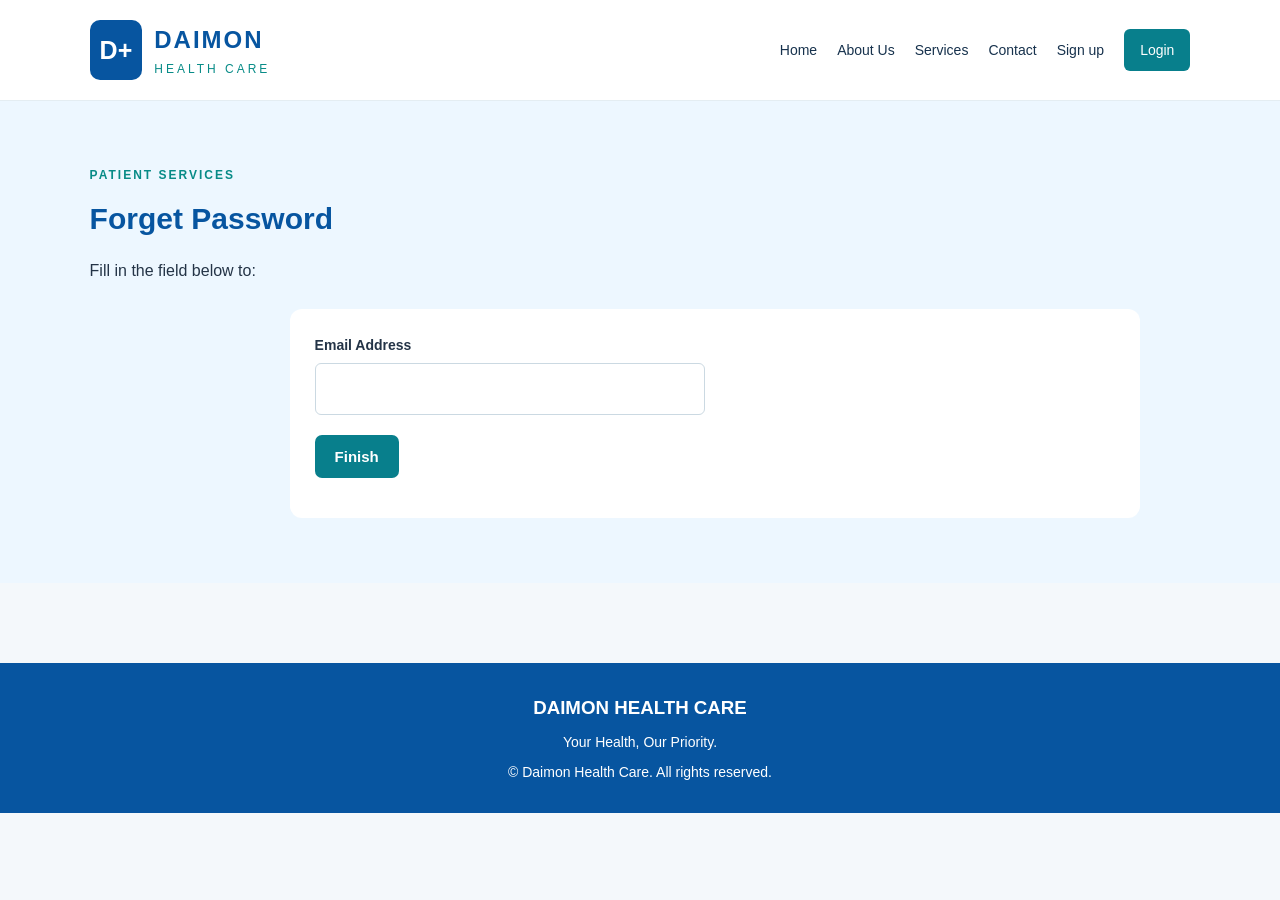
<file: Daimod H/forgetpassword.html>
<!DOCTYPE html>
<html lang="en">
<head>
    <meta charset="UTF-8">
    <meta name="viewport" content="width=device-width, initial-scale=1.0">

    <title>Daimon Health Care | Your Health, Our Priority</title>

    <meta name="description"
          content="Discover the services offered by Daimon Health Care and request a medical appointment.">

    <link rel="stylesheet" href="css/style.css">
</head>

<body>

    <!-- Website Header -->
    <header>
        <div class="logo">
            <span class="logo-icon">D+</span>

            <div>
                <h2>DAIMON</h2>
                <p>HEALTH CARE</p>
            </div>
        </div>

        <nav>
            <a href="index.html">Home</a>
            <a href="index.html#about">About Us</a>
            <a href="#services">Services</a>
            <a href="#contact">Contact</a>
            <a href="signup.html">Sign up</a>
            <!-- <a href="login.html">Login</a> -->

            <a href="login.html" class="nav-button">
                Login
            </a>
        </nav>
    </header>

    <main>

        <section id="appointment" class="section appointment-section">

            <p class="eyebrow">PATIENT SERVICES</p>

            <h2>Forget Password</h2>

            <p>
                Fill in the field below to:
            </p>

            <form id="appointment-form">

                <div class="form-grid">

                    <div class="form-group">
                        <label for="email">Email Address</label>

                        <input
                            type="email"
                            id="email"
                            name="email"
                            autocomplete="email"
                        >
                    </div>
                </div>

               <button type="submit" class="button">
                    Finish
                </button>


                <p id="form-message" role="status" aria-live="polite"></p>

            </form>

        </section>

    </main>

    <!-- Website Footer -->
    <footer class="loginfooter">
        <h3>DAIMON HEALTH CARE</h3>

        <p>Your Health, Our Priority.</p>

        <p>
            &copy; <span id="year"></span> Daimon Health Care.
            All rights reserved.
        </p>
    </footer>

    <script src="JavaScript/script.js"></script>

</body>
</html>
</file>
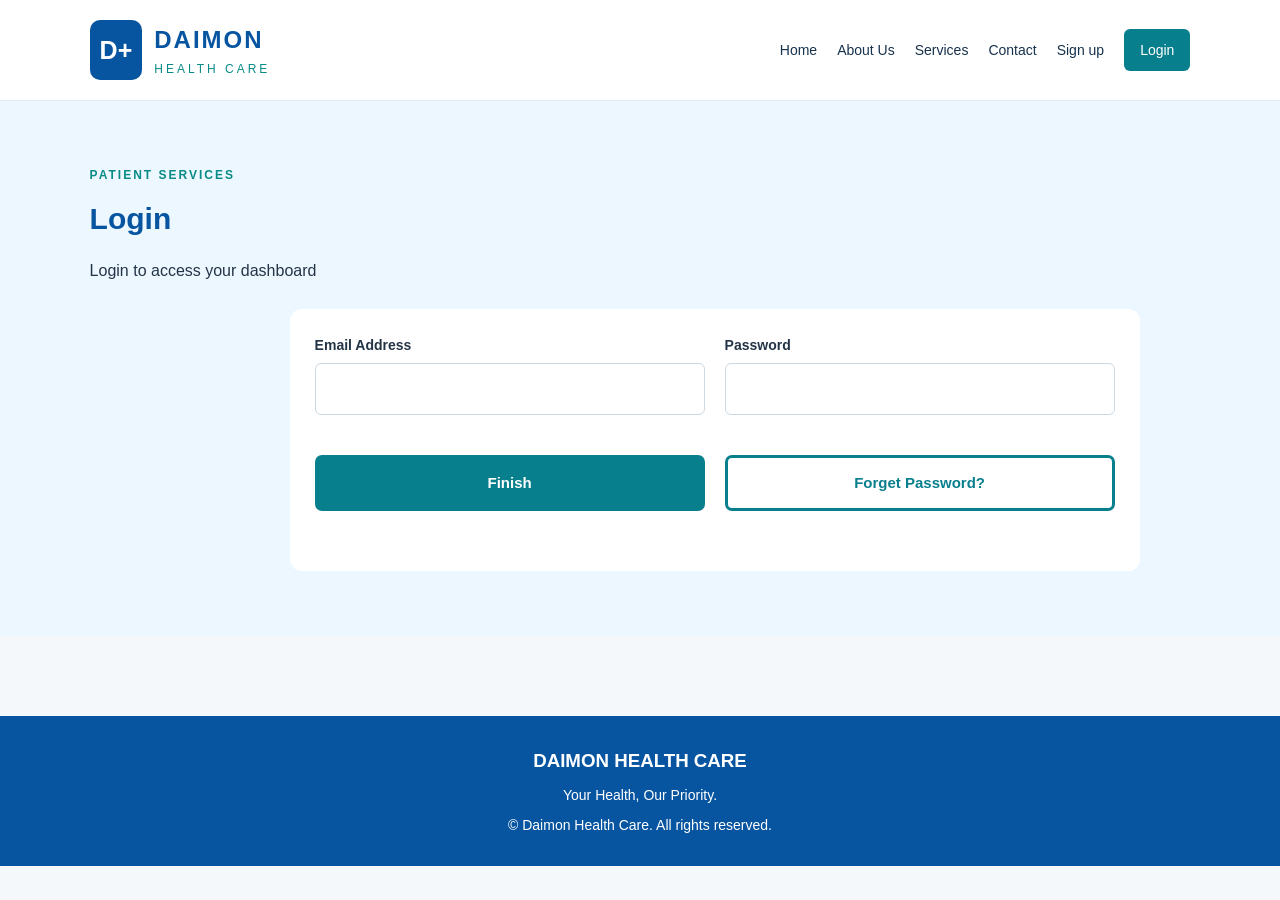
<file: Daimod H/login.html>
<!DOCTYPE html>
<html lang="en">
<head>
    <meta charset="UTF-8">
    <meta name="viewport" content="width=device-width, initial-scale=1.0">

    <title>Daimon Health Care | Your Health, Our Priority</title>

    <meta name="description"
          content="Discover the services offered by Daimon Health Care and request a medical appointment.">

    <link rel="stylesheet" href="css/style.css">
</head>

<body>

    <!-- Website Header -->
    <header>
        <div class="logo">
            <span class="logo-icon">D+</span>

            <div>
                <h2>DAIMON</h2>
                <p>HEALTH CARE</p>
            </div>
        </div>

        <nav>
            <a href="index.html">Home</a>
            <a href="index.html#about">About Us</a>
            <a href="index.html#services">Services</a>
            <a href="index.html#contact">Contact</a>
            <a href="signup.html">Sign up</a>
            <!-- <a href="login.html">Login</a> -->

            <a href="#" class="nav-button">
                Login
            </a>
        </nav>
    </header>

    <main>

        <section id="appointment" class="section appointment-section">

            <p class="eyebrow">PATIENT SERVICES</p>

            <h2>Login</h2>

            <p>
                Login to access your dashboard
            </p>

            <form id="appointment-form">

                <div class="form-grid">

                    <div class="form-group">
                        <label for="email">Email Address</label>

                        <input
                            type="email"
                            id="email"
                            name="email"
                            autocomplete="email"
                        >
                    </div>

                     <div class="form-group">
                        <label for="email">Password</label>

                        <input
                            type="password"
                            id="email"
                            name="password"
                            autocomplete="new-password"
                        >
                    </div>

               <button type="submit" class="button">
                    Finish
                </button>

                <a href="forgetpassword.html" class="buttonForget">
                    Forget Password?
                </a>


                <p id="form-message" role="status" aria-live="polite"></p>

            </form>

        </section>

    </main>

    <!-- Website Footer -->
    <footer class="loginfooter">
        <h3>DAIMON HEALTH CARE</h3>

        <p>Your Health, Our Priority.</p>

        <p>
            &copy; <span id="year"></span> Daimon Health Care.
            All rights reserved.
        </p>
    </footer>

    <script src="JavaScript/script.js"></script>

</body>
</html>
</file>
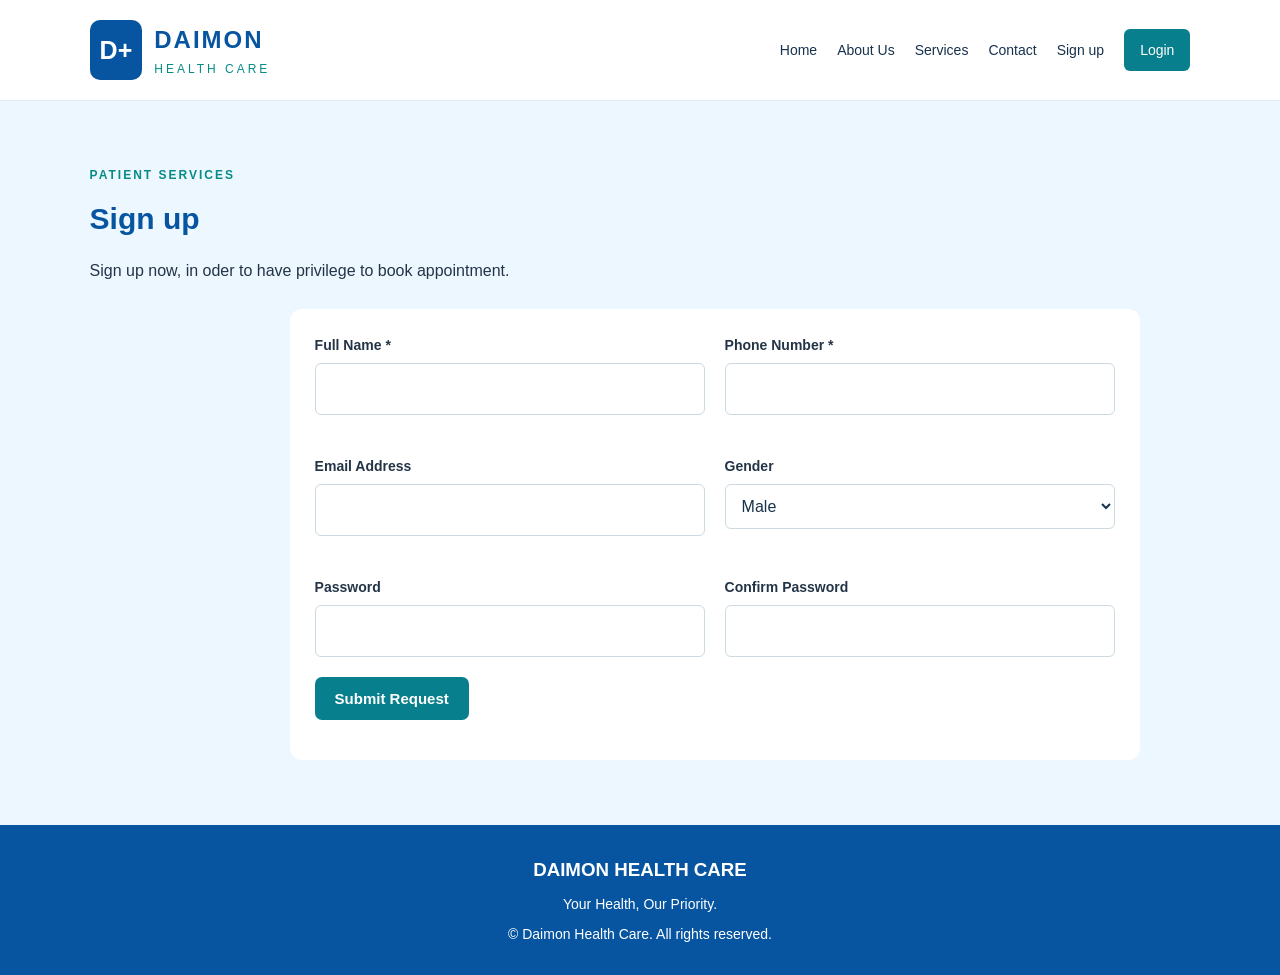
<file: Daimod H/signup.html>
<!DOCTYPE html>
<html lang="en">
<head>
    <meta charset="UTF-8">
    <meta name="viewport" content="width=device-width, initial-scale=1.0">

    <title>Daimon Health Care | Your Health, Our Priority</title>

    <meta name="description"
          content="Discover the services offered by Daimon Health Care and request a medical appointment.">

    <link rel="stylesheet" href="css/style.css">
</head>

<body>

    <!-- Website Header -->
    <header>
        <div class="logo">
            <span class="logo-icon">D+</span>

            <div>
                <h2>DAIMON</h2>
                <p>HEALTH CARE</p>
            </div>
        </div>

        <nav>
            <a href="index.html">Home</a>
            <a href="index.html#about">About Us</a>
            <a href="index.html#services">Services</a>
            <a href="index.html#contact">Contact</a>
            <a href="signup.html">Sign up</a>
            <!-- <a href="login.html">Login</a> -->

            <a href="login.html" class="nav-button">
                Login
            </a>
        </nav>
    </header>

    <main>

        <!-- Homepage Welcome Section -->
        <!-- <section id="home" class="hero">

            <div class="hero-content">
                <p class="eyebrow">WELCOME TO DAIMON HEALTH CARE</p>

                <h1>Your Health,<br>Our Priority.</h1>

                <p>
                    We are committed to providing compassionate,
                    professional healthcare for individuals and families.
                </p>

                <a href="#appointment" class="button">
                    Book an Appointment
                </a>
            </div>

            <div class="hero-image">
                <div class="medical-symbol">✚</div>
                <h3>Care You Can Trust</h3>
                <p>Your health matters to us.</p>
            </div>

        </section> -->

        <!-- About Us -->
        <!-- <section id="about" class="section">
            <p class="eyebrow">ABOUT OUR HOSPITAL</p>

            <h2>Welcome to Daimon Health Care</h2>

            <p>
                Daimon Health Care is dedicated to supporting the health
                and wellbeing of our patients through the healthcare
                services we provide.
            </p>
        </section> -->

        <!-- Hospital Services -->
        <!-- <section id="services" class="section services-section">

            <p class="eyebrow">WHAT WE OFFER</p>

            <h2>Our Healthcare Services</h2>

            <div class="service-grid">

                <article class="service-card">
                    <span>✚</span>
                    <h3>General Consultation</h3>
                    <p>Consultations and medical assessments.</p>
                </article>

                <article class="service-card">
                    <span>♡</span>
                    <h3>Maternity</h3>
                    <p>Maternal healthcare services.</p>
                </article>

                <article class="service-card">
                    <span>⚕</span>
                    <h3>Laboratory</h3>
                    <p>Laboratory testing services.</p>
                </article>

                <article class="service-card">
                    <span>✚</span>
                    <h3>Pharmacy</h3>
                    <p>Pharmacy services and medication support.</p>
                </article>

                <article class="service-card">
                    <span>♡</span>
                    <h3>Paediatrics</h3>
                    <p>Healthcare services for children.</p>
                </article>

            </div>
        </section> -->

        <!-- Appointment Booking Form -->
        <section id="appointment" class="section appointment-section">

            <p class="eyebrow">PATIENT SERVICES</p>

            <h2>Sign up</h2>

            <p>
                Sign up now, in oder to have privilege to book appointment.
            </p>

            <form id="appointment-form">

                <div class="form-grid">

                    <div class="form-group">
                        <label for="name">Full Name *</label>

                        <input
                            type="text"
                            id="name"
                            name="name"
                            autocomplete="name"
                            required
                        >
                    </div>

                    <div class="form-group">
                        <label for="phone">Phone Number *</label>

                        <input
                            type="tel"
                            id="phone"
                            name="phone"
                            autocomplete="tel"
                            required
                        >
                    </div>

                    <div class="form-group">
                        <label for="email">Email Address</label>

                        <input
                            type="email"
                            id="email"
                            name="email"
                            autocomplete="email"
                        >
                    </div>

                    <div class="form-group">
                        <label for="service">Gender</label>

                        <select id="gender" name="text" required>
                            <option>Male</option>
                            <option>Female</option>
                        </select>
                    </div>

                     <div class="form-group">
                        <label for="email">Password</label>

                        <input
                            type="password"
                            id="email"
                            name="password"
                            autocomplete="new-password"
                        >
                    </div>

                     <div class="form-group">
                        <label for="email">Confirm Password</label>

                        <input
                            type="password"
                            id="email"
                            name="password"
                            autocomplete="current-password"
                        >
                    </div>

                    <!-- <div class="form-group">
                        <label for="service">Choose a Service *</label>

                        <select id="service" name="service" required>
                            <option value="">Select a service</option>
                            <option>General Consultation</option>
                            <option>Maternity</option>
                            <option>Laboratory</option>
                            <option>Pharmacy</option>
                            <option>Paediatrics</option>
                        </select>
                    </div> -->

                    <!-- <div class="form-group">
                        <label for="date">Preferred Date *</label>

                        <input
                            type="date"
                            id="date"
                            name="date"
                            required
                        >
                    </div> -->

                    <!-- <div class="form-group">
                        <label for="time">Preferred Time *</label>

                        <select id="time" name="time" required>
                            <option value="">Select a time</option>
                            <option value="09:00">9:00 AM</option>
                            <option value="10:00">10:00 AM</option>
                            <option value="11:00">11:00 AM</option>
                            <option value="12:00">12:00 PM</option>
                            <option value="13:00">1:00 PM</option>
                            <option value="14:00">2:00 PM</option>
                            <option value="15:00">3:00 PM</option>
                        </select>
                    </div> -->

                </div>

                <!-- <div class="form-group">
                    <label for="notes">Additional Note (Optional)</label>

                    <textarea
                        id="notes"
                        name="notes"
                        rows="3"
                        placeholder="Do not enter sensitive medical information."
                    ></textarea>
                </div> -->

                <button type="submit" class="button">
                    Submit Request
                </button>

                <p id="form-message" role="status" aria-live="polite"></p>

            </form>

            <!-- <p class="form-notice">
                This is an initial demonstration. Requests are not sent
                to the hospital until a secure booking service is connected.
            </p> -->

        </section>

        <!-- Contact Information -->
        <!-- <section id="contact" class="section contact-section">

            <p class="eyebrow">GET IN TOUCH</p>

            <h2>Contact Daimon Health Care</h2>

            <p>Location: No:14 Hunter Brick, Nike</p>

            <p>Phone: +234 09037317033 or 08034730824</p>

            <p>Email: ourhealthdaimod3364@gmail.com</p>

            <p>Opening Hours: 09:00AM - 04:30PM</p>

        </section> -->

    </main>

    <!-- Website Footer -->
    <footer>
        <h3>DAIMON HEALTH CARE</h3>

        <p>Your Health, Our Priority.</p>

        <p>
            &copy; <span id="year"></span> Daimon Health Care.
            All rights reserved.
        </p>
    </footer>

    <script src="JavaScript/script.js"></script>

</body>
</html>
</file>
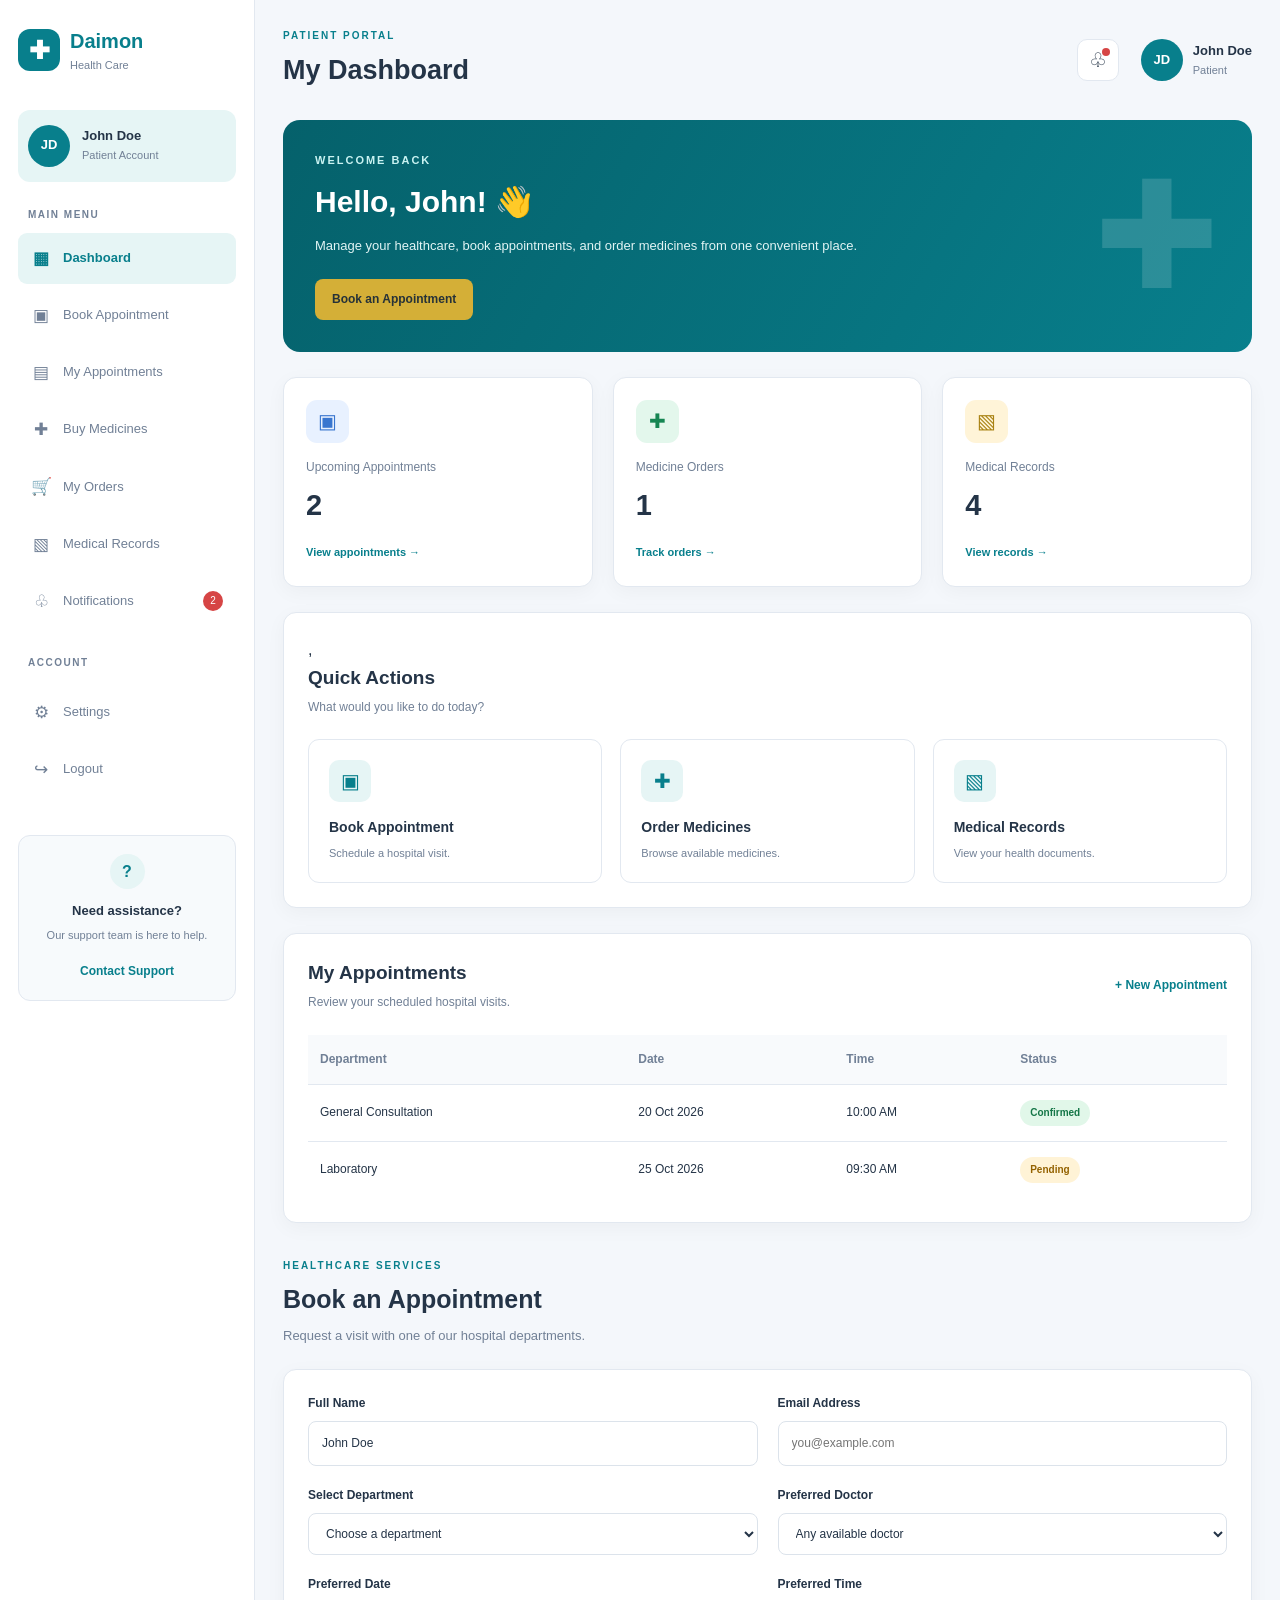
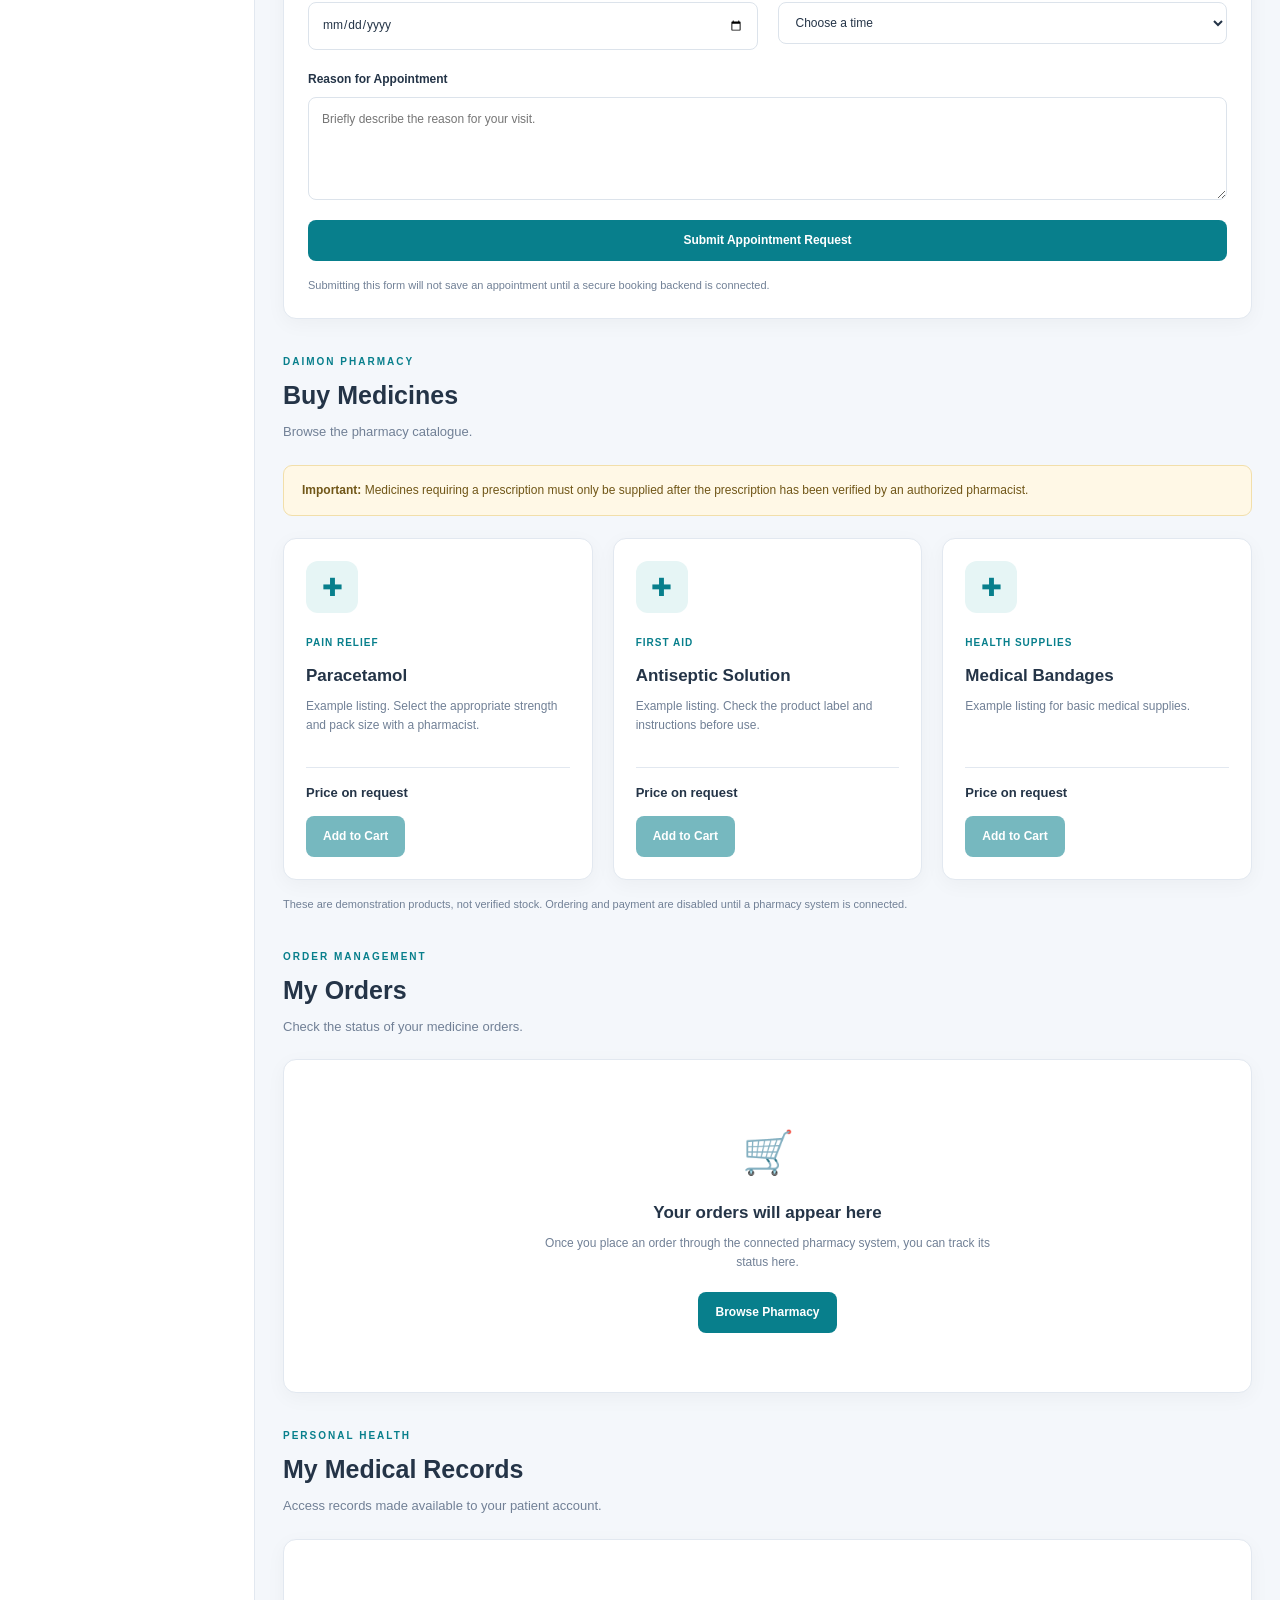
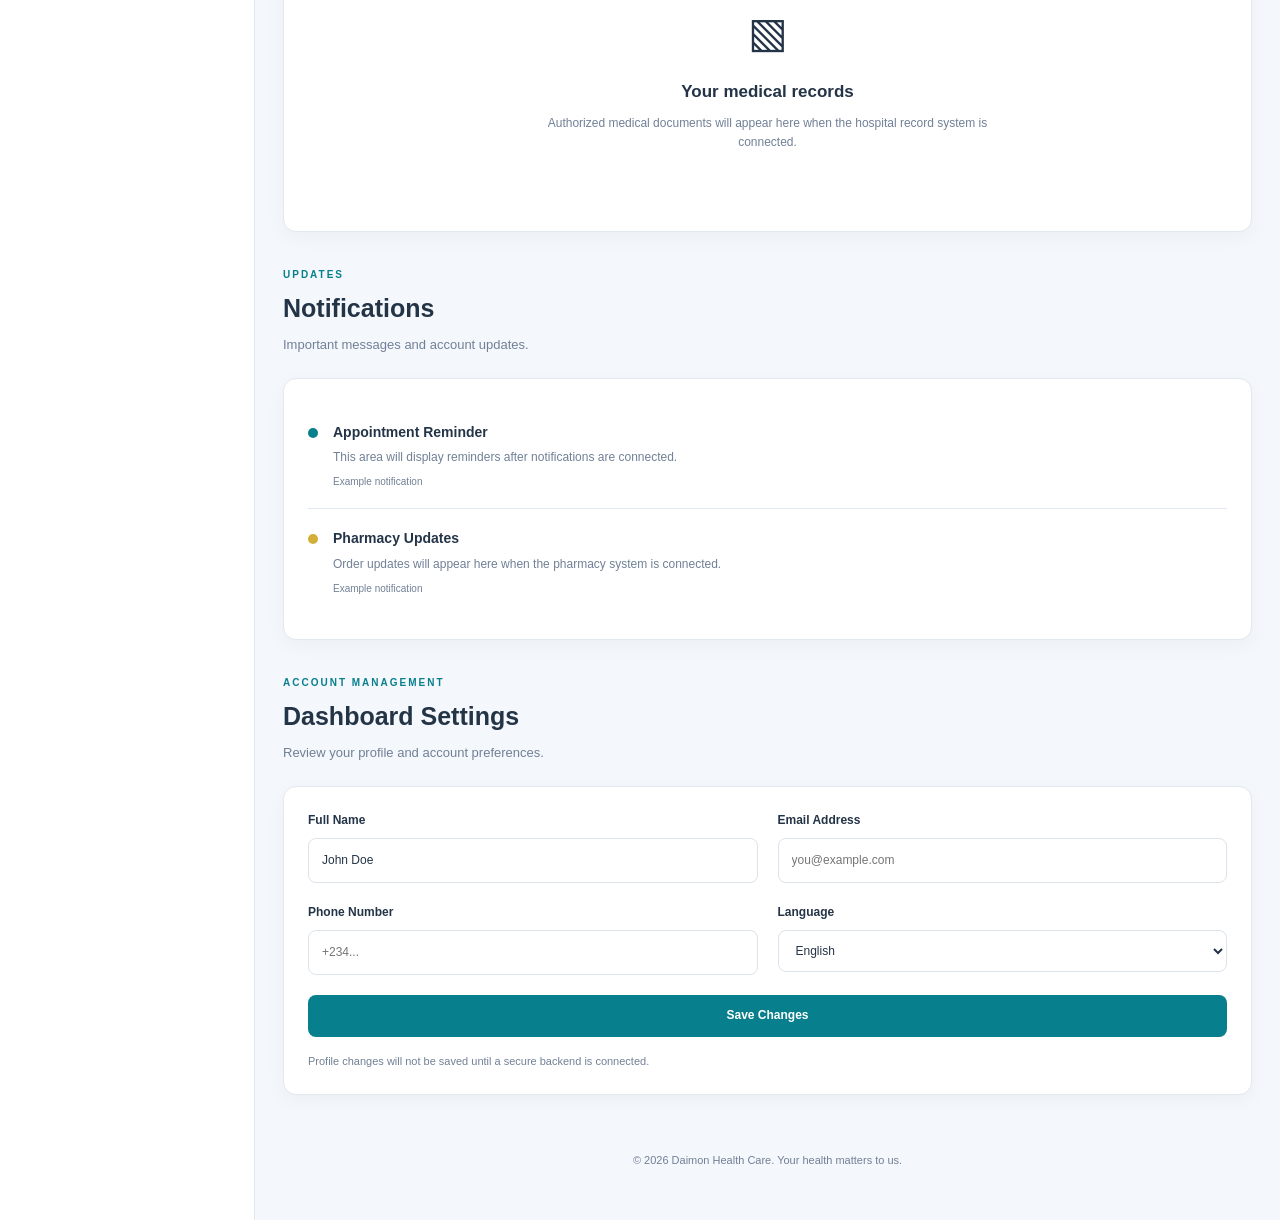
<file: Daimod H/userdashboard.html>
<!DOCTYPE html>
<html lang="en">
<head>
    <meta charset="UTF-8">
    <meta name="viewport" content="width=device-width, initial-scale=1.0">

    <title>Daimon Health Care | Patient Dashboard</title>

    <link rel="stylesheet" href="css/user-dashboard.css">
</head>

<body>

<div class="dashboard-layout">

    <!-- SIDEBAR -->
    <aside class="sidebar">

        <a href="#home" class="brand">
            <span class="brand-icon">✚</span>
            <span>Daimon <small>Health Care</small></span>
        </a>

        <div class="patient-mini-profile">
            <div class="patient-avatar">JD</div>

            <div>
                <h3>John Doe</h3>
                <p>Patient Account</p>
            </div>
        </div>

        <p class="menu-heading">MAIN MENU</p>

        <nav class="sidebar-menu">

            <a href="#home" class="menu-link active">
                <span>▦</span> Dashboard
            </a>

            <a href="#book-appointment" class="menu-link">
                <span>▣</span> Book Appointment
            </a>

            <a href="#appointments" class="menu-link">
                <span>▤</span> My Appointments
            </a>

            <a href="#pharmacy" class="menu-link">
                <span>✚</span> Buy Medicines
            </a>

            <a href="#orders" class="menu-link">
                <span>🛒</span> My Orders
            </a>

            <a href="#records" class="menu-link">
                <span>▧</span> Medical Records
            </a>

            <a href="#notifications" class="menu-link">
                <span>♧</span> Notifications
                <span class="notification-count">2</span>
            </a>

            <p class="menu-heading">ACCOUNT</p>

            <a href="#settings" class="menu-link">
                <span>⚙</span> Settings
            </a>

            <a href="login.html" class="menu-link logout-link">
                <span>↪</span> Logout
            </a>

        </nav>

        <div class="sidebar-footer">
            <div class="help-icon">?</div>
            <h4>Need assistance?</h4>
            <p>Our support team is here to help.</p>
            <a href="mailto:support@example.com">Contact Support</a>
        </div>

    </aside>


    <!-- MAIN CONTENT -->
    <main class="main-content">

        <!-- TOP BAR -->
        <header class="topbar">

            <div>
                <p class="date-label">PATIENT PORTAL</p>
                <h1>My Dashboard</h1>
            </div>

            <div class="topbar-right">

                <a href="#notifications" class="notification-button"
                   aria-label="View notifications">
                    ♧
                    <span></span>
                </a>

                <div class="topbar-profile">
                    <div class="small-avatar">JD</div>

                    <div>
                        <h3>John Doe</h3>
                        <p>Patient</p>
                    </div>
                </div>

            </div>

        </header>


        <!-- HOME -->
        <section id="home" class="dashboard-section">

            <div class="welcome-banner">

                <div class="welcome-content">
                    <p class="welcome-label">WELCOME BACK</p>

                    <h2>Hello, John! 👋</h2>

                    <p>
                        Manage your healthcare, book appointments,
                        and order medicines from one convenient place.
                    </p>

                    <a href="#book-appointment" class="button button-gold">
                        Book an Appointment
                    </a>
                </div>

                <div class="welcome-symbol">✚</div>

            </div>


            <!-- SUMMARY CARDS -->
            <div class="summary-grid">

                <article class="summary-card">
                    <div class="summary-icon blue">▣</div>
                    <p>Upcoming Appointments</p>
                    <h2>2</h2>
                    <a href="#appointments">View appointments →</a>
                </article>

                <article class="summary-card">
                    <div class="summary-icon green">✚</div>
                    <p>Medicine Orders</p>
                    <h2>1</h2>
                    <a href="#orders">Track orders →</a>
                </article>

                <article class="summary-card">
                    <div class="summary-icon gold">▧</div>
                    <p>Medical Records</p>
                    <h2>4</h2>
                    <a href="#records">View records →</a>
                </article>

            </div>


            <!-- QUICK ACTIONS -->
            <div class="content-card">,

                <div class="section-heading">
                    <div>
                        <h2>Quick Actions</h2>
                        <p>What would you like to do today?</p>
                    </div>
                </div>

                <div class="quick-actions">

                    <a href="#book-appointment" class="quick-action">
                        <div class="action-icon">▣</div>
                        <h3>Book Appointment</h3>
                        <p>Schedule a hospital visit.</p>
                    </a>

                    <a href="#pharmacy" class="quick-action">
                        <div class="action-icon">✚</div>
                        <h3>Order Medicines</h3>
                        <p>Browse available medicines.</p>
                    </a>

                    <a href="#records" class="quick-action">
                        <div class="action-icon">▧</div>
                        <h3>Medical Records</h3>
                        <p>View your health documents.</p>
                    </a>

                </div>

            </div>


            <!-- RECENT APPOINTMENTS -->
            <div class="content-card" id="appointments">

                <div class="section-heading">
                    <div>
                        <h2>My Appointments</h2>
                        <p>Review your scheduled hospital visits.</p>
                    </div>

                    <a href="#book-appointment" class="text-link">
                        + New Appointment
                    </a>
                </div>

                <div class="table-wrapper">

                    <table>
                        <thead>
                            <tr>
                                <th>Department</th>
                                <th>Date</th>
                                <th>Time</th>
                                <th>Status</th>
                            </tr>
                        </thead>

                        <tbody>
                            <tr>
                                <td>General Consultation</td>
                                <td>20 Oct 2026</td>
                                <td>10:00 AM</td>
                                <td>
                                    <span class="status confirmed">
                                        Confirmed
                                    </span>
                                </td>
                            </tr>

                            <tr>
                                <td>Laboratory</td>
                                <td>25 Oct 2026</td>
                                <td>09:30 AM</td>
                                <td>
                                    <span class="status pending">
                                        Pending
                                    </span>
                                </td>
                            </tr>
                        </tbody>
                    </table>

                </div>

            </div>

        </section>


        <!-- BOOK APPOINTMENT -->
        <section id="book-appointment" class="dashboard-section">

            <div class="page-heading">
                <p class="date-label">HEALTHCARE SERVICES</p>
                <h2>Book an Appointment</h2>
                <p>Request a visit with one of our hospital departments.</p>
            </div>

            <div class="content-card">

                <form action="#" method="post" class="dashboard-form">

                    <div class="form-group">
                        <label for="patient-name">Full Name</label>
                        <input
                            type="text"
                            id="patient-name"
                            name="patient_name"
                            value="John Doe"
                            required
                        >
                    </div>

                    <div class="form-group">
                        <label for="patient-email">Email Address</label>
                        <input
                            type="email"
                            id="patient-email"
                            name="email"
                            placeholder="you@example.com"
                            required
                        >
                    </div>

                    <div class="form-group">
                        <label for="department">Select Department</label>

                        <select id="department" name="department" required>
                            <option value="">Choose a department</option>
                            <option>General Consultation</option>
                            <option>Maternity</option>
                            <option>Laboratory Tests</option>
                            <option>Pharmacy</option>
                            <option>Paediatrics</option>
                        </select>
                    </div>

                    <div class="form-group">
                        <label for="doctor">Preferred Doctor</label>

                        <select id="doctor" name="doctor">
                            <option value="">Any available doctor</option>
                            <option>Dr. James Anderson</option>
                            <option>Dr. Sarah Williams</option>
                            <option>Dr. Michael Brown</option>
                        </select>
                    </div>

                    <div class="form-group">
                        <label for="appointment-date">Preferred Date</label>

                        <input
                            type="date"
                            id="appointment-date"
                            name="appointment_date"
                            required
                        >
                    </div>

                    <div class="form-group">
                        <label for="appointment-time">Preferred Time</label>

                        <select
                            id="appointment-time"
                            name="appointment_time"
                            required
                        >
                            <option value="">Choose a time</option>
                            <option>09:00 AM</option>
                            <option>10:00 AM</option>
                            <option>11:00 AM</option>
                            <option>12:00 PM</option>
                            <option>02:00 PM</option>
                            <option>03:00 PM</option>
                        </select>
                    </div>

                    <div class="form-group full-width">
                        <label for="reason">Reason for Appointment</label>

                        <textarea
                            id="reason"
                            name="reason"
                            rows="4"
                            placeholder="Briefly describe the reason for your visit."
                        ></textarea>
                    </div>

                    <div class="form-group full-width">
                        <button type="submit" class="button button-primary">
                            Submit Appointment Request
                        </button>
                    </div>

                </form>

                <p class="form-note">
                    Submitting this form will not save an appointment until
                    a secure booking backend is connected.
                </p>

            </div>

        </section>


        <!-- PHARMACY -->
        <section id="pharmacy" class="dashboard-section">

            <div class="page-heading">
                <p class="date-label">DAIMON PHARMACY</p>
                <h2>Buy Medicines</h2>
                <p>Browse the pharmacy catalogue.</p>
            </div>

            <div class="pharmacy-notice">
                <strong>Important:</strong>
                Medicines requiring a prescription must only be supplied
                after the prescription has been verified by an authorized
                pharmacist.
            </div>

            <div class="medicine-grid">

                <article class="medicine-card">
                    <div class="medicine-icon">✚</div>
                    <span class="medicine-category">Pain Relief</span>
                    <h3>Paracetamol</h3>
                    <p>Example listing. Select the appropriate strength
                       and pack size with a pharmacist.</p>
                    <div class="medicine-bottom">
                        <span class="price">Price on request</span>
                        <button type="button" class="button button-primary"
                                disabled>
                            Add to Cart
                        </button>
                    </div>
                </article>

                <article class="medicine-card">
                    <div class="medicine-icon">✚</div>
                    <span class="medicine-category">First Aid</span>
                    <h3>Antiseptic Solution</h3>
                    <p>Example listing. Check the product label and
                       instructions before use.</p>
                    <div class="medicine-bottom">
                        <span class="price">Price on request</span>
                        <button type="button" class="button button-primary"
                                disabled>
                            Add to Cart
                        </button>
                    </div>
                </article>

                <article class="medicine-card">
                    <div class="medicine-icon">✚</div>
                    <span class="medicine-category">Health Supplies</span>
                    <h3>Medical Bandages</h3>
                    <p>Example listing for basic medical supplies.</p>
                    <div class="medicine-bottom">
                        <span class="price">Price on request</span>
                        <button type="button" class="button button-primary"
                                disabled>
                            Add to Cart
                        </button>
                    </div>
                </article>

            </div>

            <p class="form-note">
                These are demonstration products, not verified stock.
                Ordering and payment are disabled until a pharmacy system
                is connected.
            </p>

        </section>


        <!-- ORDERS -->
        <section id="orders" class="dashboard-section">

            <div class="page-heading">
                <p class="date-label">ORDER MANAGEMENT</p>
                <h2>My Orders</h2>
                <p>Check the status of your medicine orders.</p>
            </div>

            <div class="content-card">

                <div class="empty-state">
                    <div class="empty-icon">🛒</div>
                    <h3>Your orders will appear here</h3>
                    <p>
                        Once you place an order through the connected
                        pharmacy system, you can track its status here.
                    </p>
                    <a href="#pharmacy" class="button button-primary">
                        Browse Pharmacy
                    </a>
                </div>

            </div>

        </section>


        <!-- MEDICAL RECORDS -->
        <section id="records" class="dashboard-section">

            <div class="page-heading">
                <p class="date-label">PERSONAL HEALTH</p>
                <h2>My Medical Records</h2>
                <p>Access records made available to your patient account.</p>
            </div>

            <div class="content-card">

                <div class="empty-state">
                    <div class="empty-icon">▧</div>
                    <h3>Your medical records</h3>
                    <p>
                        Authorized medical documents will appear here
                        when the hospital record system is connected.
                    </p>
                </div>

            </div>

        </section>


        <!-- NOTIFICATIONS -->
        <section id="notifications" class="dashboard-section">

            <div class="page-heading">
                <p class="date-label">UPDATES</p>
                <h2>Notifications</h2>
                <p>Important messages and account updates.</p>
            </div>

            <div class="content-card">

                <article class="notification-item">
                    <div class="notification-dot"></div>

                    <div>
                        <h3>Appointment Reminder</h3>
                        <p>
                            This area will display reminders after
                            notifications are connected.
                        </p>
                        <small>Example notification</small>
                    </div>
                </article>

                <article class="notification-item">
                    <div class="notification-dot gold-dot"></div>

                    <div>
                        <h3>Pharmacy Updates</h3>
                        <p>
                            Order updates will appear here when the
                            pharmacy system is connected.
                        </p>
                        <small>Example notification</small>
                    </div>
                </article>

            </div>

        </section>


        <!-- SETTINGS -->
        <section id="settings" class="dashboard-section">

            <div class="page-heading">
                <p class="date-label">ACCOUNT MANAGEMENT</p>
                <h2>Dashboard Settings</h2>
                <p>Review your profile and account preferences.</p>
            </div>

            <div class="content-card">

                <form action="#" method="post" class="dashboard-form">

                    <div class="form-group">
                        <label for="settings-name">Full Name</label>
                        <input
                            type="text"
                            id="settings-name"
                            name="full_name"
                            value="John Doe"
                        >
                    </div>

                    <div class="form-group">
                        <label for="settings-email">Email Address</label>
                        <input
                            type="email"
                            id="settings-email"
                            name="email"
                            placeholder="you@example.com"
                        >
                    </div>

                    <div class="form-group">
                        <label for="settings-phone">Phone Number</label>
                        <input
                            type="tel"
                            id="settings-phone"
                            name="phone"
                            placeholder="+234..."
                        >
                    </div>

                    <div class="form-group">
                        <label for="settings-language">Language</label>

                        <select id="settings-language" name="language">
                            <option>English</option>
                        </select>
                    </div>

                    <div class="form-group full-width">
                        <button type="submit" class="button button-primary">
                            Save Changes
                        </button>
                    </div>

                </form>

                <p class="form-note">
                    Profile changes will not be saved until a secure
                    backend is connected.
                </p>

            </div>

        </section>


        <!-- FOOTER -->
        <footer class="dashboard-footer">
            <p>
                &copy; 2026 Daimon Health Care.
                Your health matters to us.
            </p>
        </footer>

    </main>

</div>

</body>
</html>
</file>
<file: style.css>
@import url('https://fonts.googleapis.com/css2?family=DM+Sans:wght@400;500;600;700&family=Manrope:wght@400;500;600;700;800&display=swap');
:root{--bg:#0b0b0a;--panel:#121210;--panel2:#171713;--gold:#d9b56d;--gold2:#f0d59a;--text:#f5f2eb;--muted:#aaa79e;--line:#302d25;--font:'DM Sans',Arial,sans-serif;--display:'Manrope',Arial,sans-serif}
*{box-sizing:border-box;margin:0;padding:0}html{scroll-behavior:smooth;scroll-padding-top:90px}body{background:var(--bg);color:var(--text);font-family:var(--font);line-height:1.65}a{color:inherit;text-decoration:none}button,input,textarea,select{font:inherit}.site-header{height:86px;padding:0 7.5%;display:flex;align-items:center;justify-content:space-between;border-bottom:1px solid #24231f;background:rgba(11,11,10,.94);position:sticky;top:0;z-index:20;backdrop-filter:blur(14px)}.brand{display:flex;align-items:center;gap:12px;font-family:var(--display);font-size:12px;font-weight:800;letter-spacing:1.5px;line-height:1.4}.brand b{display:block;color:var(--gold);font-size:9px;letter-spacing:2.8px}.brand-mark{display:grid;place-items:center;width:38px;height:38px;border:1px solid var(--gold);color:var(--gold);font-size:20px;letter-spacing:-3px;font-family:var(--display)}.brand-mark span{font-size:14px;color:var(--text)}nav{display:flex;align-items:center;gap:31px}nav>a{font-size:12px;color:#c8c4bb;transition:color .25s}nav>a:hover{color:var(--gold)}.nav-cta{border:1px solid #6c5730;padding:10px 15px;color:var(--gold)}.nav-cta span,.button span{margin-left:14px}.menu-toggle{display:none;background:none;border:0;color:var(--gold);font-size:27px}.section{padding:115px 10%}.hero{min-height:690px;display:grid;grid-template-columns:1.05fr .95fr;align-items:center;gap:55px;position:relative;overflow:hidden;padding-top:80px;padding-bottom:110px}.hero:before{content:"";position:absolute;width:550px;height:550px;left:-340px;top:20px;border:1px solid #28251e;border-radius:50%;box-shadow:0 0 0 60px #0d0d0b,0 0 0 61px #24221c,0 0 0 120px #0d0d0b,0 0 0 121px #24221c;pointer-events:none}.hero-copy{position:relative;z-index:2}.eyebrow{font-size:10px;letter-spacing:2.3px;font-weight:700;color:var(--gold);margin-bottom:24px}.status-dot{display:inline-block;width:7px;height:7px;border-radius:50%;background:#b8ce8b;margin-right:9px;box-shadow:0 0 12px #b8ce8b}.hero h1,.section-heading h2,.contact-copy h2,.education-strip h2{font-family:var(--display);font-size:clamp(43px,5.6vw,76px);line-height:1.08;letter-spacing:-3.5px;font-weight:600}.hero h1 span,.section-heading h2 span,.contact-copy h2 span,.education-strip h2 span{color:var(--gold)}.hero-intro{max-width:490px;color:var(--muted);font-size:15px;line-height:1.9;margin:25px 0 29px}.hero-intro strong{color:var(--text)}.hero-actions{display:flex;gap:12px;flex-wrap:wrap}.button{display:inline-flex;align-items:center;justify-content:center;padding:14px 19px;font-size:12px;font-weight:700;transition:transform .25s,background .25s;border:1px solid transparent;cursor:pointer}.button:hover{transform:translateY(-3px)}.button-gold{background:var(--gold);color:#17130b}.button-gold:hover{background:var(--gold2)}.button-outline{border-color:#504a3c;color:var(--text)}.button-outline:hover{border-color:var(--gold)}.hero-meta{display:flex;gap:34px;margin-top:50px}.hero-meta span{font-size:8px;letter-spacing:1.5px;color:#77746c}.hero-meta b{display:block;font-size:10px;letter-spacing:1px;color:#e0dcd2;margin-top:5px}.hero-visual{position:relative;max-width:420px;justify-self:center;width:100%;padding:16px}.portrait-frame{position:relative;z-index:2;height:475px;border:1px solid #695630;padding:10px;background:#15130f;transform:rotate(2deg)}.portrait-frame:before{content:"";position:absolute;inset:0;background:linear-gradient(180deg,transparent 60%,rgba(0,0,0,.45));z-index:1;pointer-events:none}.portrait-frame img{width:100%;height:100%;object-fit:cover;object-position:center 32%;display:block;filter:saturate(.82)}.portrait-tag{position:absolute;z-index:3;bottom:45px;left:-30px;display:flex;align-items:center;gap:13px;background:#11110f;border:1px solid #5d4a2c;padding:15px 20px;font-size:9px;letter-spacing:1.3px}.portrait-tag b{color:var(--gold)}.tag-icon{font-size:25px;color:var(--gold)}.vertical-label{position:absolute;right:-2px;top:35px;writing-mode:vertical-rl;font-size:8px;letter-spacing:2px;color:#9b8a64}.orbit{position:absolute;border:1px solid #514329;border-radius:50%;pointer-events:none}.orbit-one{width:120px;height:120px;right:-28px;bottom:20px}.orbit-two{width:70px;height:70px;right:-3px;bottom:45px}.scroll-cue{position:absolute;bottom:30px;left:10%;font-size:8px;letter-spacing:2px;color:#8e8a80;display:flex;align-items:center;gap:12px}.scroll-cue span{height:1px;width:35px;background:var(--gold)}.intro-strip{display:flex;align-items:center;justify-content:space-around;gap:20px;padding:23px 5%;border-top:1px solid var(--line);border-bottom:1px solid var(--line);background:#10100e;color:#c8c0ad;font-size:9px;letter-spacing:2px;white-space:nowrap;overflow:hidden}.intro-strip i{color:var(--gold);font-style:normal;font-size:16px}.about-section,.skills-section{display:grid;grid-template-columns:.85fr 1.15fr;gap:80px}.section-heading h2{font-size:clamp(38px,4.5vw,57px);letter-spacing:-2.5px}.about-content{padding-top:30px}.lead{font-family:var(--display);font-size:22px;line-height:1.5;color:#f3eee3;margin-bottom:19px}.about-content>p:not(.lead){color:var(--muted);font-size:13px;line-height:1.95;margin-bottom:15px}.about-stats{display:flex;gap:40px;margin-top:35px;padding-top:24px;border-top:1px solid var(--line)}.about-stats div{display:flex;flex-direction:column}.about-stats strong{font-family:var(--display);font-size:34px;color:var(--gold);font-weight:500}.about-stats span{font-size:8px;letter-spacing:1px;color:#9a968c}.services-section{background:#10100e}.services-section .section-heading{margin-bottom:50px}.service-grid{display:grid;grid-template-columns:repeat(3,1fr);gap:15px}.service-card{position:relative;border:1px solid #302d25;background:#141411;padding:29px 25px 25px;min-height:350px;transition:transform .3s,border-color .3s}.service-card:hover{transform:translateY(-6px);border-color:#8c713d}.service-card.featured{background:#1b1811;border-color:#796039}.service-number{position:absolute;top:22px;right:22px;color:#777064;font-size:10px}.service-icon{color:var(--gold);font-size:28px;margin:5px 0 24px}.service-card h3{font-family:var(--display);font-size:19px;margin-bottom:12px}.service-card>p{color:var(--muted);font-size:12px;line-height:1.8;min-height:65px}.service-card ul{list-style:none;margin:18px 0 25px}.service-card li{font-size:11px;color:#d0cbc0;padding:7px 0;border-bottom:1px solid #2a2821}.service-card li:before{content:"↗";color:var(--gold);margin-right:9px}.text-link{font-size:11px;color:var(--gold);font-weight:700}.text-link span{margin-left:8px}.note{font-size:10px;color:#8d887d;margin-top:22px}.skills-layout .lead{max-width:330px}.skill-groups{margin-top:10px}.skill-group{padding:19px 0;border-bottom:1px solid var(--line)}.skill-group h3{display:flex;justify-content:space-between;font-size:10px;letter-spacing:1.5px;color:#e8e2d5;margin-bottom:15px}.skill-group h3 span{color:var(--gold)}.skill-tags{display:flex;flex-wrap:wrap;gap:8px}.skill-tags span{border:1px solid #373329;color:#bdb8ac;padding:8px 11px;font-size:10px}.projects-section{background:#10100e}.project-heading{display:flex;justify-content:space-between;align-items:end;gap:40px;margin-bottom:45px}.project-subtitle{max-width:290px;color:var(--muted);font-size:12px;line-height:1.9}.project-grid{display:grid;grid-template-columns:1fr 1fr;gap:24px}.project-card{min-width:0}.project-art{height:255px;position:relative;overflow:hidden;border:1px solid #343027;display:flex;align-items:center;justify-content:center}.art-label{position:absolute;left:17px;bottom:14px;font-size:8px;letter-spacing:1.5px;color:#c5b78e}.art-hotel{background:linear-gradient(135deg,#1d211f,#343b34 50%,#8a7553)}.mock-window{width:65%;height:76%;background:#e8e0ce;padding:14px;box-shadow:0 12px 40px #0008;transform:rotate(-3deg);color:#24231f;position:relative}.mock-window>span{display:inline-block;width:5px;height:5px;background:#8b7b59;border-radius:50%;margin-right:4px}.mock-hotel{font-family:var(--display);font-size:26px;line-height:1.1;margin-top:32px;letter-spacing:1px}.mock-hotel b{color:#9a7441}.mock-lines{height:45px;margin-top:15px;background:linear-gradient(#b8ad99 0 2px,transparent 2px 12px,#b8ad99 12px 14px,transparent 14px 24px,#b8ad99 24px 26px,transparent 26px)}.art-footwear{background:radial-gradient(ellipse at 60% 45%,#6e5034,#201b16 65%)}.shoe-shape{font-family:var(--display);font-size:180px;color:#c3a36b;opacity:.17;font-weight:800;transform:rotate(-12deg)}.footwear-title{position:absolute;font-family:var(--display);font-size:34px;line-height:1.05;letter-spacing:5px;color:#f0e6d4;text-align:center}.footwear-title b{color:var(--gold)}.art-health{background:linear-gradient(135deg,#d9e4dc,#7c9e8a);color:#173c30;flex-direction:column}.health-cross{font-size:88px;line-height:1;font-weight:300}.health-name{text-align:center;font-size:19px;letter-spacing:3px}.health-name b{font-size:12px;letter-spacing:4px}.art-health .art-label{color:#173c30}.art-business{background:radial-gradient(ellipse at center,#302b20,#11110f)}.mini-card{width:65%;height:56%;background:#d5b66f;color:#19160e;display:flex;flex-direction:column;justify-content:center;align-items:center;gap:12px;transform:rotate(5deg);box-shadow:0 15px 40px #0008}.mini-card b{font-family:var(--display);letter-spacing:3px;font-size:18px}.mini-card span{font-size:7px;letter-spacing:2px}.art-poster{background:linear-gradient(135deg,#2a2020,#6c3b2c);display:flex;flex-direction:column;align-items:flex-start;padding-left:16%}.poster-small{font-size:10px;letter-spacing:4px;color:#e3cba1}.poster-big{font-family:var(--display);font-size:50px;line-height:.98;letter-spacing:-2px;color:#f0dfbf;font-weight:800}.art-dashboard{background:linear-gradient(130deg,#20211e,#3e3829)}.dash-ui{display:flex;width:70%;height:73%;background:#e3dfd5;box-shadow:0 15px 40px #0007;transform:rotate(2deg);padding:10px;gap:9px}.dash-sidebar{width:22%;background:#25251f}.dash-content{flex:1;display:grid;grid-template-columns:repeat(3,1fr);grid-template-rows:14px 1fr;gap:7px}.dash-content>span{background:#c5bda8}.dash-chart{grid-column:1/4;background:linear-gradient(160deg,transparent 48%,#9b8350 49% 51%,transparent 52%),linear-gradient(#d2cbb9 1px,transparent 1px);background-size:100% 100%,100% 18px;background-color:#d8d2c4}.project-info{display:flex;justify-content:space-between;align-items:center;padding:19px 3px 22px;border-bottom:1px solid #343027;gap:10px}.project-info p{font-size:8px;color:var(--gold);letter-spacing:1.5px;margin-bottom:7px}.project-info h3{font-family:var(--display);font-size:16px;margin-bottom:5px}.project-info span:not(.project-arrow){font-size:10px;color:var(--muted);line-height:1.6}.project-arrow{width:34px;height:34px;display:grid;place-items:center;flex-shrink:0;border:1px solid #51452f;color:var(--gold)}.ongoing-banner{display:flex;align-items:center;gap:16px;border:1px solid #373126;padding:22px;margin-top:35px}.ongoing-banner>div{flex:1}.ongoing-banner b{font-size:10px;letter-spacing:1.3px}.ongoing-banner p{font-size:11px;color:var(--muted);margin-top:4px}.ongoing-banner .text-link{white-space:nowrap}.education-strip{padding:65px 10%;background:#1a1710;border-top:1px solid #453a25;border-bottom:1px solid #453a25;display:flex;align-items:center;justify-content:space-between;gap:50px}.education-strip .eyebrow{margin-bottom:15px}.education-strip h2{font-size:39px;letter-spacing:-1.8px}.education-detail{display:flex;gap:18px;align-items:flex-start;max-width:390px}.education-icon{font-size:26px;color:var(--gold)}.education-detail h3{font-family:var(--display);font-size:16px;margin-bottom:7px}.education-detail p{font-size:12px;color:#d9d0bd}.education-detail .muted{font-size:11px;color:#a7a092;margin-top:7px;line-height:1.8}.contact-section{display:grid;grid-template-columns:1fr .8fr;gap:90px}.contact-copy h2{font-size:clamp(42px,4.5vw,59px)}.contact-copy>p:not(.eyebrow){font-size:13px;color:var(--muted);max-width:420px;margin-top:24px;line-height:1.9}.contact-details{margin-top:35px;display:grid;gap:19px}.contact-details a,.contact-details>div{font-size:12px;color:#e0d9cb}.contact-details span{display:block;font-size:8px;letter-spacing:1.7px;color:var(--gold);margin-bottom:4px}.contact-form{background:#131310;border:1px solid #393329;padding:28px;display:flex;flex-direction:column}.contact-form .eyebrow{margin-bottom:22px}.contact-form label{font-size:10px;color:#d9d2c4;margin:12px 0 7px}.contact-form input,.contact-form select,.contact-form textarea{width:100%;border:1px solid #39362e;background:#0c0c0a;color:var(--text);padding:12px;font-size:12px;border-radius:0;outline:none}.contact-form input:focus,.contact-form select:focus,.contact-form textarea:focus{border-color:var(--gold)}.contact-form textarea{resize:vertical}.contact-form input::placeholder,.contact-form textarea::placeholder{color:#716e65}.submit-button{margin-top:20px;width:100%}.form-hint{font-size:9px;line-height:1.7;color:#8f8a7e;margin-top:12px}.site-footer{padding:30px 7.5%;display:flex;align-items:center;gap:25px;border-top:1px solid var(--line);flex-wrap:wrap}.site-footer>p{font-size:10px;color:var(--muted);flex:1}.back-top{font-size:9px;letter-spacing:1px;color:var(--gold)}.site-footer small{width:100%;padding-top:20px;border-top:1px solid #24231f;color:#77746b;font-size:9px}
@media(min-width:1400px){.section{padding-left:13%;padding-right:13%}.hero{padding-top:100px;padding-bottom:120px}.scroll-cue{left:13%}}
@media(max-width:1000px){.site-header{padding:0 5%}nav{gap:17px}.section{padding:85px 7%}.hero{gap:25px}.hero h1{font-size:58px}.portrait-frame{height:410px}.about-section,.skills-section{gap:40px}.service-card{padding:25px 18px}.contact-section{gap:45px}.education-strip{padding:55px 7%}}
@media(max-width:760px){.site-header{height:72px}.menu-toggle{display:block}nav{display:none;position:absolute;top:71px;left:0;right:0;background:#10100e;padding:20px 7%;border-bottom:1px solid var(--line);flex-direction:column;align-items:stretch;gap:0}nav.open{display:flex}nav>a{padding:13px 0;border-bottom:1px solid #26241e}.nav-cta{padding:13px;margin-top:10px}.section{padding:70px 7%}.hero{grid-template-columns:1fr;gap:35px;padding-top:65px;padding-bottom:85px}.hero h1{font-size:clamp(49px,12vw,70px)}.hero-intro{font-size:14px}.hero-meta{margin-top:34px;gap:22px}.hero-visual{width:min(88%,370px);margin:0 auto 10px}.portrait-frame{height:420px}.scroll-cue{left:7%;bottom:25px}.intro-strip{justify-content:flex-start;gap:17px;padding:18px 7%;font-size:8px}.about-section,.skills-section{grid-template-columns:1fr;gap:20px}.about-content{padding-top:0}.about-stats{gap:25px}.about-stats strong{font-size:29px}.services-section .section-heading{margin-bottom:30px}.service-grid{grid-template-columns:1fr}.service-card{min-height:auto;padding:25px}.service-card>p{min-height:0}.service-card ul{margin-bottom:20px}.project-heading{display:block}.project-subtitle{margin-top:20px}.project-grid{grid-template-columns:1fr;gap:10px}.project-art{height:245px}.project-wide{grid-column:auto}.ongoing-banner{align-items:flex-start;flex-wrap:wrap}.ongoing-banner>div{min-width:70%}.ongoing-banner .text-link{margin-left:23px}.education-strip{padding:50px 7%;display:block}.education-detail{margin-top:30px}.contact-section{grid-template-columns:1fr;gap:40px}.contact-form{padding:22px}.site-footer{padding:28px 7%;gap:15px}.site-footer>p{order:3;flex-basis:100%}.back-top{margin-left:auto}}
@media(max-width:400px){.brand{font-size:10px}.brand b{font-size:8px}.brand-mark{width:34px;height:34px}.hero h1{letter-spacing:-2.5px}.portrait-frame{height:360px}.hero-meta{gap:14px}.hero-meta span{font-size:7px}.about-stats{gap:17px}.about-stats span{font-size:7px}.project-info h3{font-size:14px}.education-strip h2{font-size:34px}}
@media(prefers-reduced-motion:reduce){*,*::before,*::after{scroll-behavior:auto!important;transition:none!important;animation:none!important}}
</file>
<file: Daimod H/css/style.css>
/* General website styling */

* {
    box-sizing: border-box;
    margin: 0;
    padding: 0;
}

html {
    scroll-behavior: smooth;
}

body {
    font-family: Arial, Helvetica, sans-serif;
    line-height: 1.6;
    color: #17324d;
    background: #ffffff;
}

a {
    text-decoration: none;
}

header {
    display: flex;
    justify-content: space-between;
    align-items: center;
    flex-wrap: wrap;
    gap: 20px;
    padding: 20px 7%;
    background: #ffffff;
    border-bottom: 1px solid #e4edf2;
}

.logo {
    display: flex;
    align-items: center;
    gap: 12px;
}

.logo-icon {
    background: #0755a0;
    color: white;
    padding: 10px;
    border-radius: 10px;
    font-size: 25px;
    font-weight: bold;
}

.logo h2 {
    color: #0755a0;
    letter-spacing: 2px;
    margin-left: 0px;
    margin-bottom: 0px;
}

.logo p {
    color: #078b87;
    font-size: 12px;
    letter-spacing: 3px;
}

nav {
    display: flex;
    align-items: center;
    justify-content: center;
    flex-wrap: wrap;
    gap: 20px;
}

nav a {
    color: #17324d;
    font-size: 14px;
}

nav a:hover {
    color: #078b87;
}

.nav-button {
    background: #087f8c;
    color: white;
    padding: 10px 16px;
    border-radius: 6px;
}

/* Homepage welcome section */

.hero {
    display: grid;
    grid-template-columns: 1fr 1fr;
    gap: 40px;
    align-items: center;
    padding: 80px 7%;
    /* background: #edf7ff; */
    background-image: url(../image/med-1.jpg);
    background-repeat: no-repeat;
    background-size: cover;
    background-position: center;
    background-attachment: fixed;
}

.hero-content h1 {
    color: #0755a0;
    font-size: clamp(38px, 5vw, 60px);
    line-height: 1.15;
    margin: 15px 0;
}

.hero-content > p:not(.eyebrow) {
    max-width: 520px;
    margin-bottom: 25px;
}

.eyebrow {
    color: #078b87;
    font-size: 12px;
    font-weight: bold;
    letter-spacing: 2px;
    margin-bottom: 10px;
}

.button {
    display: inline-block;
    background: #087f8c;
    color: #ffffff;
    padding: 13px 20px;
    border: none;
    border-radius: 7px;
    font-size: 15px;
    font-weight: bold;
    cursor: pointer;
}

.button:hover,
.nav-button:hover {
    background: #0755a0;
    color: #ffffff;
}

.buttonForget {
    display: inline-block;
    /* background: no; */
    color: #087f8c;
    padding: 13px 20px;
    border: 3px solid #087f8c;
    border-radius: 7px;
    font-size: 15px;
    font-weight: bold;
    cursor: pointer;
    text-align: center;
}

.buttonForget:hover,
.nav-button:hover {
    background: #087f8c;
    color: #ffffff;
}

.hero-image {
    text-align: center;
    padding: 55px 20px;
    border-radius: 18px;
    background: #d9f2ec;
}

.medical-symbol {
    color: #087f8c;
    font-size: 100px;
    line-height: 1.3;
}

.hero-image h3 {
    color: #0755a0;
}

/* General sections */

.section {
    padding: 65px 7%;
}

.section h2 {
    color: #0755a0;
    font-size: 30px;
    margin-bottom: 15px;
    /* margin-left: 80px; */
}

.services-section {
    background: #f7fafc;
}

.service-grid {
    display: grid;
    grid-template-columns: repeat(3, minmax(0, 1fr));
    gap: 20px;
    margin-top: 30px;
}

.service-card {
    background: #ffffff;
    border: 1px solid #e1ebf0;
    padding: 25px;
    border-radius: 12px;
}

.service-card span {
    font-size: 32px;
    color: #078b87;
}

.service-card h3 {
    color: #0755a0;
    margin: 10px 0;
}

/* Appointment form */

.appointment-section {
    background: #edf7ff;
}

.appointment-section form {
    max-width: 850px;
    margin-top: 25px;
    padding: 25px;
    background: #ffffff;
    border-radius: 12px;
}
@media only screen and ( min-width: 1024px ) {
    /* .appointment-section p,h2 { margin-left: 200px; } */
    .appointment-section form {
        margin-left: 200px;
    }
}

.form-grid {
    display: grid;
    grid-template-columns: repeat(2, minmax(0, 1fr));
    gap: 20px;
}

.form-group {
    margin-bottom: 20px;
}

.form-group label {
    display: block;
    margin-bottom: 7px;
    font-weight: bold;
    font-size: 14px;
}

.form-group input,
.form-group select,
.form-group textarea {
    display: block;
    width: 100%;
    padding: 12px;
    border: 1px solid #cbd9e2;
    border-radius: 6px;
    font: inherit;
    background: #ffffff;
    color: #17324d;
}

.form-group input:focus,
.form-group select:focus,
.form-group textarea:focus {
    outline: 2px solid #078b87;
    outline-offset: 2px;
}

.form-group textarea {
    resize: vertical;
}

#form-message {
    margin-top: 15px;
    font-weight: bold;
}

.form-notice {
    margin-top: 15px;
    font-size: 13px;
    color: #526579;
}

/* Contact section */

.contact-section {
    background-color: #ffffff;
}
.contact-section p {
    margin: 10px 0;
}
.contact-section h2 {
    margin-left: 80px;
}

/* Footer */

footer {
    background: #0755a0;
    color: #ffffff;
    padding: 30px 7%;
    text-align: center;
}

footer p {
    margin-top: 8px;
    font-size: 14px;
}
.loginfooter { margin-top: 80px; }

/* Mobile-friendly layout */

@media (max-width: 760px) {
    header {
        justify-content: center;
    }

    nav {
        gap: 12px;
    }

    .hero {
        grid-template-columns: 1fr;
        padding: 50px 6%;
    }

    .service-grid {
        grid-template-columns: 1fr;
    }

    .form-grid {
        grid-template-columns: 1fr;
        gap: 0;
    }

    .section {
        padding: 45px 6%;
    }
}







/* =================================
   DAIMON HEALTH CARE
   HOSPITAL MANAGEMENT SECTION
================================= */

/* GENERAL RESET */

* {
    margin: 0;
    padding: 0;
    box-sizing: border-box;
}

:root {
    --primary: #087f8c;
    --primary-dark: #05616b;
    --primary-light: #e7f5f5;
    --gold: #d4af37;
    --background: #f4f8fb;
    --white: #ffffff;
    --text-dark: #243447;
    --text-light: #718096;
    --border: #e3eaf0;
    --shadow: 0 6px 25px rgba(0, 0, 0, 0.07);
}

body {
    font-family: Arial, Helvetica, sans-serif;
    background: var(--background);
    color: var(--text-dark);
    line-height: 1.6;
}

/* MAIN SECTION */

.management-section {
    width: 100%;
    max-width: 1600px;
    margin: 0 auto;
    padding: 55px 35px 25px;
}

/* SECTION HEADER */

.section-header {
    text-align: center;
    max-width: 700px;
    margin: 0 auto 45px;
}

.section-label {
    display: inline-block;
    color: var(--primary);
    font-size: 12px;
    font-weight: bold;
    letter-spacing: 3px;
    margin-bottom: 12px;
}

.section-header h1 {
    font-size: 36px;
    margin-bottom: 15px;
    color: var(--text-dark);
}

.section-header > p {
    color: var(--text-light);
    font-size: 15px;
}

/* STAFF GRID
   Five columns = five staff per row
*/

.management-grid {
    display: grid;
    grid-template-columns: repeat(5, minmax(0, 1fr));
    gap: 25px 18px;
    align-items: stretch;
}

/* STAFF CARD */

.staff-card {
    background: var(--white);
    border: 1px solid var(--border);
    border-radius: 16px;
    padding: 25px 12px;
    text-align: center;
    box-shadow: var(--shadow);
    transition: transform 0.3s ease,
                box-shadow 0.3s ease,
                border-color 0.3s ease;
    min-width: 0;
}

.staff-card:hover {
    transform: translateY(-6px);
    border-color: var(--primary);
    box-shadow: 0 12px 30px rgba(8, 127, 140, 0.12);
}

/* ROUND PROFILE IMAGE */

.profile-image {
    width: 125px;
    height: 125px;
    margin: 0 auto 18px;
    padding: 5px;
    border: 3px solid var(--gold);
    border-radius: 50%;
    background: var(--white);
    overflow: hidden;
}

.profile-image img {
    display: block;
    width: 100%;
    height: 100%;
    object-fit: cover;
    border-radius: 50%;
}

/* STAFF NAME */

.staff-card h2 {
    color: var(--text-dark);
    font-size: 16px;
    margin-bottom: 7px;
    overflow-wrap: anywhere;
    margin: 0;
}

/* STAFF ROLE */

.staff-role {
    color: var(--primary);
    font-size: 13px;
    font-weight: bold;
    margin-bottom: 18px;
    min-height: 40px;
}

/* CONTACT DETAILS */

.staff-details {
    border-top: 1px solid var(--border);
    padding-top: 14px;
    text-align: left;
}

.staff-details p {
    color: var(--text-light);
    font-size: 11px;
    margin-bottom: 10px;
    overflow-wrap: anywhere;
}

.staff-details p:last-child {
    margin-bottom: 0;
}

/* FOOTER */

.management-footer {
    margin-top: 45px;
    padding: 22px 10px;
    text-align: center;
    border-top: 1px solid var(--border);
}

.management-footer p {
    color: var(--text-light);
    font-size: 13px;
}

/* TABLETS
   Three staff cards per row
*/

@media (max-width: 1100px) {
    .management-section {
        padding: 40px 25px 20px;
    }

    .management-grid {
        grid-template-columns: repeat(3, minmax(0, 1fr));
        gap: 22px;
    }

    .staff-card {
        padding: 25px 16px;
    }
}

/* MOBILE PHONES
   Two staff cards per row
*/

@media (max-width: 650px) {
    .management-section {
        padding: 30px 15px 15px;
    }

    .section-header {
        margin-bottom: 30px;
    }

    .section-header h1 {
        font-size: 27px;
    }

    .section-header > p {
        font-size: 14px;
    }

    .management-grid {
        grid-template-columns: repeat(2, minmax(0, 1fr));
        gap: 15px;
    }

    .staff-card {
        padding: 20px 10px;
        border-radius: 12px;
    }

    .profile-image {
        width: 95px;
        height: 95px;
        margin-bottom: 14px;
    }

    .staff-card h2 {
        font-size: 14px;
    }

    .staff-role {
        font-size: 12px;
        min-height: 48px;
    }

    .staff-details p {
        font-size: 10px;
    }
}

/* VERY SMALL PHONES */

@media (max-width: 360px) {
    .management-grid {
        grid-template-columns: 1fr;
    }

    .profile-image {
        width: 115px;
        height: 115px;
    }

    .staff-card h2 {
        font-size: 16px;
    }

    .staff-role {
        min-height: auto;
    }

    .staff-details {
        max-width: 230px;
        margin: 0 auto;
    }
}

/* ACCESSIBILITY */

@media (prefers-reduced-motion: reduce) {
    *,
    *::before,
    *::after {
        transition: none;
    }
}
</file>
<file: Daimod H/css/user-dashboard.css>
/* ==========================================
   DAIMON HEALTH CARE
   PATIENT USER DASHBOARD
========================================== */

/* 1. GLOBAL SETTINGS */

* {
    margin: 0;
    padding: 0;
    box-sizing: border-box;
}

:root {
    --primary: #087f8c;
    --primary-dark: #05616b;
    --primary-light: #e6f5f5;

    --gold: #d4af37;

    --background: #f4f7fb;
    --white: #ffffff;

    --text-dark: #243447;
    --text-light: #718096;

    --border: #e2e8f0;

    --green: #168653;
    --red: #d64545;

    --shadow: 0 5px 20px rgba(0, 0, 0, 0.04);
}

html {
    scroll-behavior: smooth;
    scroll-padding-top: 25px;
}

body {
    font-family: Arial, Helvetica, sans-serif;
    background: var(--background);
    color: var(--text-dark);
    line-height: 1.6;
}

a {
    color: inherit;
    text-decoration: none;
}

button,
input,
select,
textarea {
    font: inherit;
}

button {
    cursor: pointer;
}

button:disabled {
    cursor: not-allowed;
    opacity: 0.55;
}

/* 2. MAIN LAYOUT */

.dashboard-layout {
    display: flex;
    min-height: 100vh;
}

/* 3. SIDEBAR */

.sidebar {
    width: 255px;
    flex-shrink: 0;
    padding: 25px 18px;

    background: var(--white);
    border-right: 1px solid var(--border);
}

.brand {
    display: flex;
    align-items: center;
    gap: 10px;

    color: var(--primary);
    font-size: 20px;
    font-weight: bold;

    margin-bottom: 35px;
}

.brand small {
    display: block;
    color: var(--text-light);
    font-size: 11px;
    font-weight: normal;
}

.brand-icon {
    display: flex;
    justify-content: center;
    align-items: center;

    width: 42px;
    height: 42px;

    background: var(--primary);
    color: var(--white);

    border-radius: 12px;
    font-size: 25px;
}

.patient-mini-profile {
    display: flex;
    align-items: center;
    gap: 12px;

    padding: 15px 10px;
    margin-bottom: 25px;

    background: var(--primary-light);
    border-radius: 12px;
}

.patient-avatar,
.small-avatar {
    display: flex;
    align-items: center;
    justify-content: center;

    width: 42px;
    height: 42px;
    flex-shrink: 0;

    border-radius: 50%;
    background: var(--primary);
    color: var(--white);

    font-size: 13px;
    font-weight: bold;
}

.patient-mini-profile h3 {
    font-size: 13px;
}

.patient-mini-profile p {
    color: var(--text-light);
    font-size: 11px;
}

.menu-heading {
    margin: 22px 0 10px 10px;

    color: var(--text-light);
    font-size: 10px;
    font-weight: bold;
    letter-spacing: 1.5px;
}

.sidebar-menu {
    display: flex;
    flex-direction: column;
    gap: 6px;
}

.menu-link {
    display: flex;
    align-items: center;
    gap: 12px;

    padding: 12px 13px;

    color: var(--text-light);
    font-size: 13px;

    border-radius: 9px;
    transition: 0.25s ease;
}

.menu-link > span:first-child {
    width: 20px;
    text-align: center;
    font-size: 17px;
}

.menu-link:hover,
.menu-link.active {
    background: var(--primary-light);
    color: var(--primary);
}

.menu-link.active {
    font-weight: bold;
}

.notification-count {
    display: flex;
    align-items: center;
    justify-content: center;

    width: 20px;
    height: 20px;
    margin-left: auto;

    background: var(--red);
    color: var(--white);

    border-radius: 50%;
    font-size: 10px;
}

.logout-link:hover {
    color: var(--red);
    background: #fff0f0;
}

/* SIDEBAR SUPPORT BOX */

.sidebar-footer {
    margin-top: 40px;
    padding: 18px;

    text-align: center;
    background: #f7fafc;

    border: 1px solid var(--border);
    border-radius: 12px;
}

.help-icon {
    display: flex;
    justify-content: center;
    align-items: center;

    width: 35px;
    height: 35px;
    margin: 0 auto 12px;

    background: var(--primary-light);
    color: var(--primary);

    border-radius: 50%;
    font-weight: bold;
}

.sidebar-footer h4 {
    font-size: 13px;
    margin-bottom: 5px;
}

.sidebar-footer p {
    color: var(--text-light);
    font-size: 11px;
    margin-bottom: 12px;
}

.sidebar-footer a {
    color: var(--primary);
    font-size: 12px;
    font-weight: bold;
}

/* 4. MAIN CONTENT */

.main-content {
    flex: 1;
    min-width: 0;
    padding: 28px;
}

/* 5. TOP BAR */

.topbar {
    display: flex;
    align-items: center;
    justify-content: space-between;
    gap: 20px;

    margin-bottom: 28px;
}

.date-label {
    color: var(--primary);
    font-size: 10px;
    font-weight: bold;
    letter-spacing: 2px;
    margin-bottom: 5px;
}

.topbar h1 {
    font-size: 27px;
}

.topbar-right {
    display: flex;
    align-items: center;
    gap: 22px;
}

.notification-button {
    position: relative;

    display: flex;
    justify-content: center;
    align-items: center;

    width: 42px;
    height: 42px;

    background: var(--white);
    border: 1px solid var(--border);
    border-radius: 10px;

    color: var(--text-dark);
    font-size: 20px;
}

.notification-button span {
    position: absolute;
    top: 8px;
    right: 8px;

    width: 8px;
    height: 8px;

    background: var(--red);
    border-radius: 50%;
}

.topbar-profile {
    display: flex;
    align-items: center;
    gap: 10px;
}

.topbar-profile h3 {
    font-size: 13px;
}

.topbar-profile p {
    color: var(--text-light);
    font-size: 11px;
}

/* 6. PAGE SECTIONS */

.dashboard-section {
    margin-bottom: 35px;
    scroll-margin-top: 25px;
}

.page-heading {
    margin-bottom: 22px;
}

.page-heading h2 {
    font-size: 25px;
    margin-bottom: 7px;
}

.page-heading > p:last-child {
    color: var(--text-light);
    font-size: 13px;
}

/* 7. WELCOME BANNER */

.welcome-banner {
    position: relative;
    overflow: hidden;

    display: flex;
    align-items: center;
    justify-content: space-between;
    gap: 20px;

    min-height: 225px;
    padding: 32px;

    background: linear-gradient(
        120deg,
        var(--primary-dark),
        var(--primary)
    );

    border-radius: 17px;
    color: var(--white);
    margin-bottom: 25px;
}

.welcome-content {
    position: relative;
    z-index: 1;
    max-width: 550px;
}

.welcome-label {
    color: #c9f3f2;
    font-size: 11px;
    font-weight: bold;
    letter-spacing: 2px;
    margin-bottom: 8px;
}

.welcome-content h2 {
    font-size: 30px;
    margin-bottom: 10px;
}

.welcome-content > p:not(.welcome-label) {
    color: #e1f4f4;
    font-size: 13px;
    margin-bottom: 22px;
}

.welcome-symbol {
    color: rgba(255, 255, 255, 0.15);
    font-size: 150px;
    line-height: 1;
}

/* 8. BUTTONS */

.button {
    display: inline-flex;
    justify-content: center;
    align-items: center;

    padding: 11px 17px;

    border: none;
    border-radius: 8px;

    font-size: 12px;
    font-weight: bold;
    text-align: center;

    transition: background 0.25s ease;
}

.button-primary {
    background: var(--primary);
    color: var(--white);
}

.button-primary:hover:not(:disabled) {
    background: var(--primary-dark);
}

.button-gold {
    background: var(--gold);
    color: #263238;
}

.button-gold:hover {
    background: #e5c653;
}

/* 9. SUMMARY CARDS */

.summary-grid {
    display: grid;
    grid-template-columns: repeat(3, minmax(0, 1fr));
    gap: 20px;
    margin-bottom: 25px;
}

.summary-card {
    padding: 22px;

    background: var(--white);
    border: 1px solid var(--border);
    border-radius: 13px;

    box-shadow: var(--shadow);
}

.summary-icon {
    display: flex;
    align-items: center;
    justify-content: center;

    width: 43px;
    height: 43px;
    margin-bottom: 15px;

    border-radius: 11px;
    font-size: 20px;
}

.summary-icon.blue {
    background: #e8f1ff;
    color: #3976cf;
}

.summary-icon.green {
    background: #e3f7ec;
    color: var(--green);
}

.summary-icon.gold {
    background: #fff4d8;
    color: #a98213;
}

.summary-card > p {
    color: var(--text-light);
    font-size: 12px;
}

.summary-card h2 {
    margin: 5px 0 10px;
    font-size: 29px;
}

.summary-card > a {
    color: var(--primary);
    font-size: 11px;
    font-weight: bold;
}

/* 10. CONTENT CARDS */

.content-card {
    padding: 24px;
    margin-bottom: 25px;

    background: var(--white);
    border: 1px solid var(--border);
    border-radius: 13px;

    box-shadow: var(--shadow);
}

.section-heading {
    display: flex;
    justify-content: space-between;
    align-items: center;
    gap: 15px;
    margin-bottom: 22px;
}

.section-heading h2 {
    font-size: 19px;
    margin-bottom: 5px;
}

.section-heading p {
    color: var(--text-light);
    font-size: 12px;
}

.text-link {
    color: var(--primary);
    font-size: 12px;
    font-weight: bold;
}

/* 11. QUICK ACTIONS */

.quick-actions {
    display: grid;
    grid-template-columns: repeat(3, minmax(0, 1fr));
    gap: 18px;
}

.quick-action {
    padding: 20px;

    border: 1px solid var(--border);
    border-radius: 11px;

    transition: 0.25s ease;
}

.quick-action:hover {
    border-color: var(--primary);
    background: #f8fdfd;
    transform: translateY(-3px);
}

.action-icon {
    display: flex;
    align-items: center;
    justify-content: center;

    width: 42px;
    height: 42px;
    margin-bottom: 14px;

    background: var(--primary-light);
    color: var(--primary);

    border-radius: 10px;
    font-size: 20px;
}

.quick-action h3 {
    font-size: 14px;
    margin-bottom: 6px;
}

.quick-action p {
    color: var(--text-light);
    font-size: 11px;
}

/* 12. APPOINTMENT TABLE */

.table-wrapper {
    width: 100%;
    overflow-x: auto;
}

table {
    width: 100%;
    border-collapse: collapse;
    min-width: 550px;
}

th,
td {
    padding: 15px 12px;
    text-align: left;
    border-bottom: 1px solid var(--border);
    font-size: 12px;
}

th {
    background: #f8fafc;
    color: var(--text-light);
    font-weight: bold;
}

tbody tr:last-child td {
    border-bottom: none;
}

tbody tr:hover {
    background: #fbfdfd;
}

.status {
    display: inline-block;
    padding: 5px 10px;
    border-radius: 20px;
    font-size: 10px;
    font-weight: bold;
}

.status.confirmed {
    color: #147647;
    background: #e1f7e9;
}

.status.pending {
    color: #946200;
    background: #fff3d6;
}

/* 13. FORMS */

.dashboard-form {
    display: grid;
    grid-template-columns: repeat(2, minmax(0, 1fr));
    gap: 20px;
}

.form-group {
    display: flex;
    flex-direction: column;
    gap: 8px;
}

.form-group.full-width {
    grid-column: 1 / -1;
}

.form-group label {
    color: var(--text-dark);
    font-size: 12px;
    font-weight: bold;
}

.form-group input,
.form-group select,
.form-group textarea {
    width: 100%;
    min-width: 0;
    padding: 12px 13px;

    color: var(--text-dark);
    background: var(--white);

    border: 1px solid #dce3eb;
    border-radius: 8px;

    outline: none;
    font-size: 12px;

    transition: border-color 0.25s ease,
                box-shadow 0.25s ease;
}

.form-group input:focus,
.form-group select:focus,
.form-group textarea:focus {
    border-color: var(--primary);
    box-shadow: 0 0 0 3px rgba(8, 127, 140, 0.1);
}

.form-group textarea {
    resize: vertical;
}

.form-note {
    margin-top: 16px;
    color: var(--text-light);
    font-size: 11px;
}

/* 14. PHARMACY */

.pharmacy-notice {
    padding: 15px 18px;
    margin-bottom: 22px;

    background: #fff8e6;
    color: #705617;

    border: 1px solid #f2dfaa;
    border-radius: 9px;

    font-size: 12px;
}

.medicine-grid {
    display: grid;
    grid-template-columns: repeat(3, minmax(0, 1fr));
    gap: 20px;
}

.medicine-card {
    padding: 22px;

    background: var(--white);
    border: 1px solid var(--border);
    border-radius: 13px;

    box-shadow: var(--shadow);
}

.medicine-icon {
    display: flex;
    align-items: center;
    justify-content: center;

    width: 52px;
    height: 52px;
    margin-bottom: 15px;

    background: var(--primary-light);
    color: var(--primary);

    border-radius: 12px;
    font-size: 25px;
}

.medicine-category {
    color: var(--primary);
    font-size: 10px;
    font-weight: bold;
    text-transform: uppercase;
    letter-spacing: 1px;
}

.medicine-card h3 {
    margin: 8px 0;
    font-size: 17px;
}

.medicine-card > p {
    min-height: 55px;
    color: var(--text-light);
    font-size: 12px;
}

.medicine-bottom {
    display: flex;
    flex-direction: column;
    align-items: flex-start;
    gap: 12px;

    padding-top: 15px;
    margin-top: 15px;

    border-top: 1px solid var(--border);
}

.price {
    color: var(--text-dark);
    font-size: 13px;
    font-weight: bold;
}

/* 15. EMPTY STATES */

.empty-state {
    padding: 35px 15px;
    text-align: center;
}

.empty-icon {
    font-size: 42px;
    margin-bottom: 12px;
}

.empty-state h3 {
    font-size: 17px;
    margin-bottom: 8px;
}

.empty-state p {
    max-width: 450px;
    margin: 0 auto 20px;

    color: var(--text-light);
    font-size: 12px;
}

/* 16. NOTIFICATIONS */

.notification-item {
    display: flex;
    gap: 15px;

    padding: 18px 0;
    border-bottom: 1px solid var(--border);
}

.notification-item:last-child {
    border-bottom: none;
}

.notification-dot {
    width: 10px;
    height: 10px;
    margin-top: 7px;
    flex-shrink: 0;

    background: var(--primary);
    border-radius: 50%;
}

.gold-dot {
    background: var(--gold);
}

.notification-item h3 {
    font-size: 14px;
    margin-bottom: 5px;
}

.notification-item p {
    color: var(--text-light);
    font-size: 12px;
}

.notification-item small {
    display: block;
    margin-top: 7px;
    color: var(--text-light);
    font-size: 10px;
}

/* 17. FOOTER */

.dashboard-footer {
    padding: 22px 10px;
    text-align: center;
}

.dashboard-footer p {
    color: var(--text-light);
    font-size: 11px;
}

/* 18. TABLET RESPONSIVENESS */

@media (max-width: 1100px) {
    .sidebar {
        width: 225px;
    }

    .main-content {
        padding: 22px;
    }

    .summary-grid {
        grid-template-columns: repeat(2, minmax(0, 1fr));
    }

    .quick-actions,
    .medicine-grid {
        grid-template-columns: repeat(2, minmax(0, 1fr));
    }
}

/* 19. SMALL TABLETS AND MOBILE */

@media (max-width: 760px) {
    .dashboard-layout {
        flex-direction: column;
    }

    .sidebar {
        width: 100%;
        padding: 18px;
        border-right: none;
        border-bottom: 1px solid var(--border);
    }

    .brand {
        margin-bottom: 18px;
    }

    .patient-mini-profile,
    .sidebar-footer {
        display: none;
    }

    .menu-heading {
        margin-top: 15px;
    }

    .sidebar-menu {
        flex-direction: row;
        flex-wrap: wrap;
    }

    .menu-link {
        padding: 9px 10px;
        font-size: 11px;
    }

    .menu-link > span:first-child {
        width: auto;
        font-size: 14px;
    }

    .main-content {
        padding: 18px;
    }

    .welcome-banner {
        padding: 25px;
    }

    .welcome-symbol {
        font-size: 90px;
    }
}

/* 20. MOBILE PHONES */

@media (max-width: 520px) {
    .main-content {
        padding: 13px;
    }

    .topbar {
        align-items: flex-start;
        flex-direction: column;
    }

    .topbar h1 {
        font-size: 23px;
    }

    .topbar-right {
        width: 100%;
        justify-content: space-between;
    }

    .welcome-banner {
        padding: 22px;
    }

    .welcome-content h2 {
        font-size: 24px;
    }

    .welcome-symbol {
        display: none;
    }

    .summary-grid,
    .quick-actions,
    .medicine-grid,
    .dashboard-form {
        grid-template-columns: 1fr;
    }

    .content-card {
        padding: 17px;
    }

    .section-heading {
        align-items: flex-start;
        flex-direction: column;
    }

    .form-group.full-width {
        grid-column: auto;
    }

    .page-heading h2 {
        font-size: 22px;
    }

    .sidebar-menu {
        gap: 5px;
    }

    .menu-link {
        padding: 8px;
    }
}

/* 21. ACCESSIBILITY */

a:focus-visible,
button:focus-visible,
input:focus-visible,
select:focus-visible,
textarea:focus-visible {
    outline: 3px solid var(--gold);
    outline-offset: 3px;
}

@media (prefers-reduced-motion: reduce) {
    html {
        scroll-behavior: auto;
    }

    *,
    *::before,
    *::after {
        transition-duration: 0.01ms !important;
    }
}
</file>
